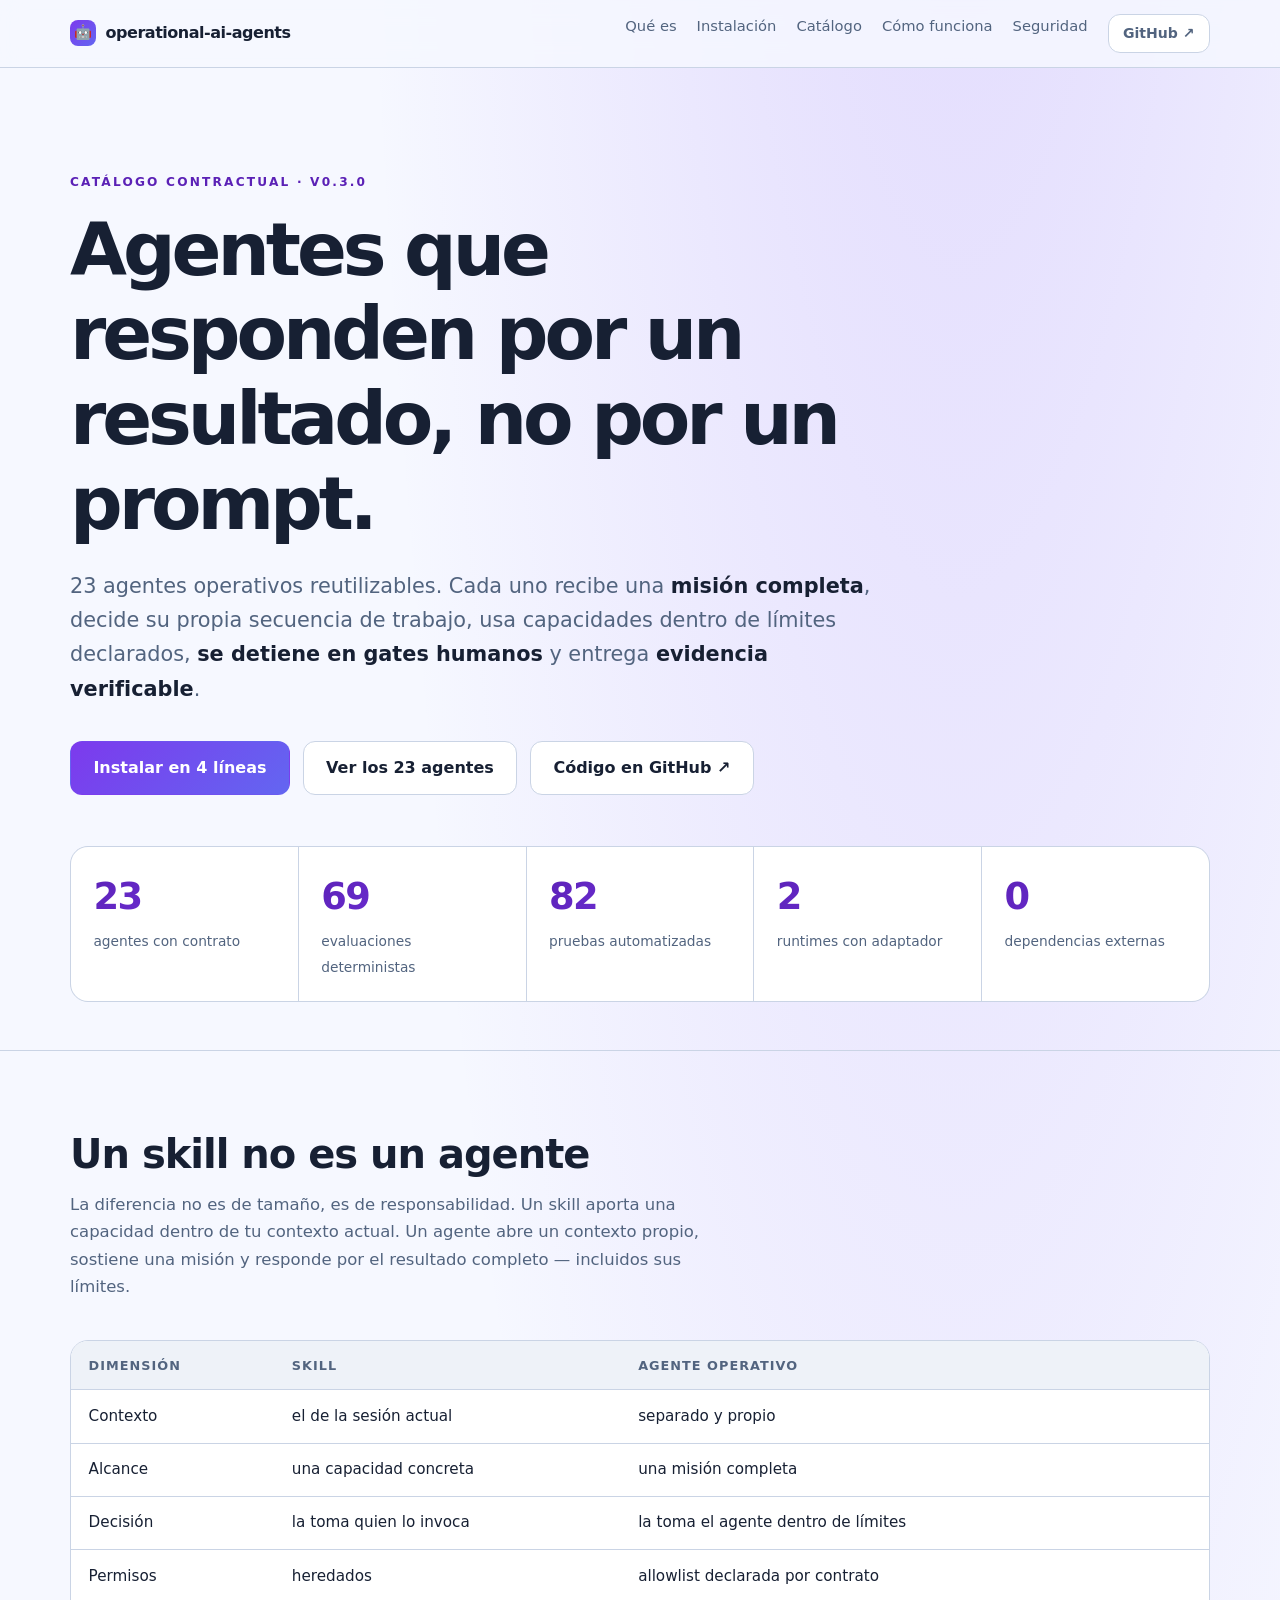
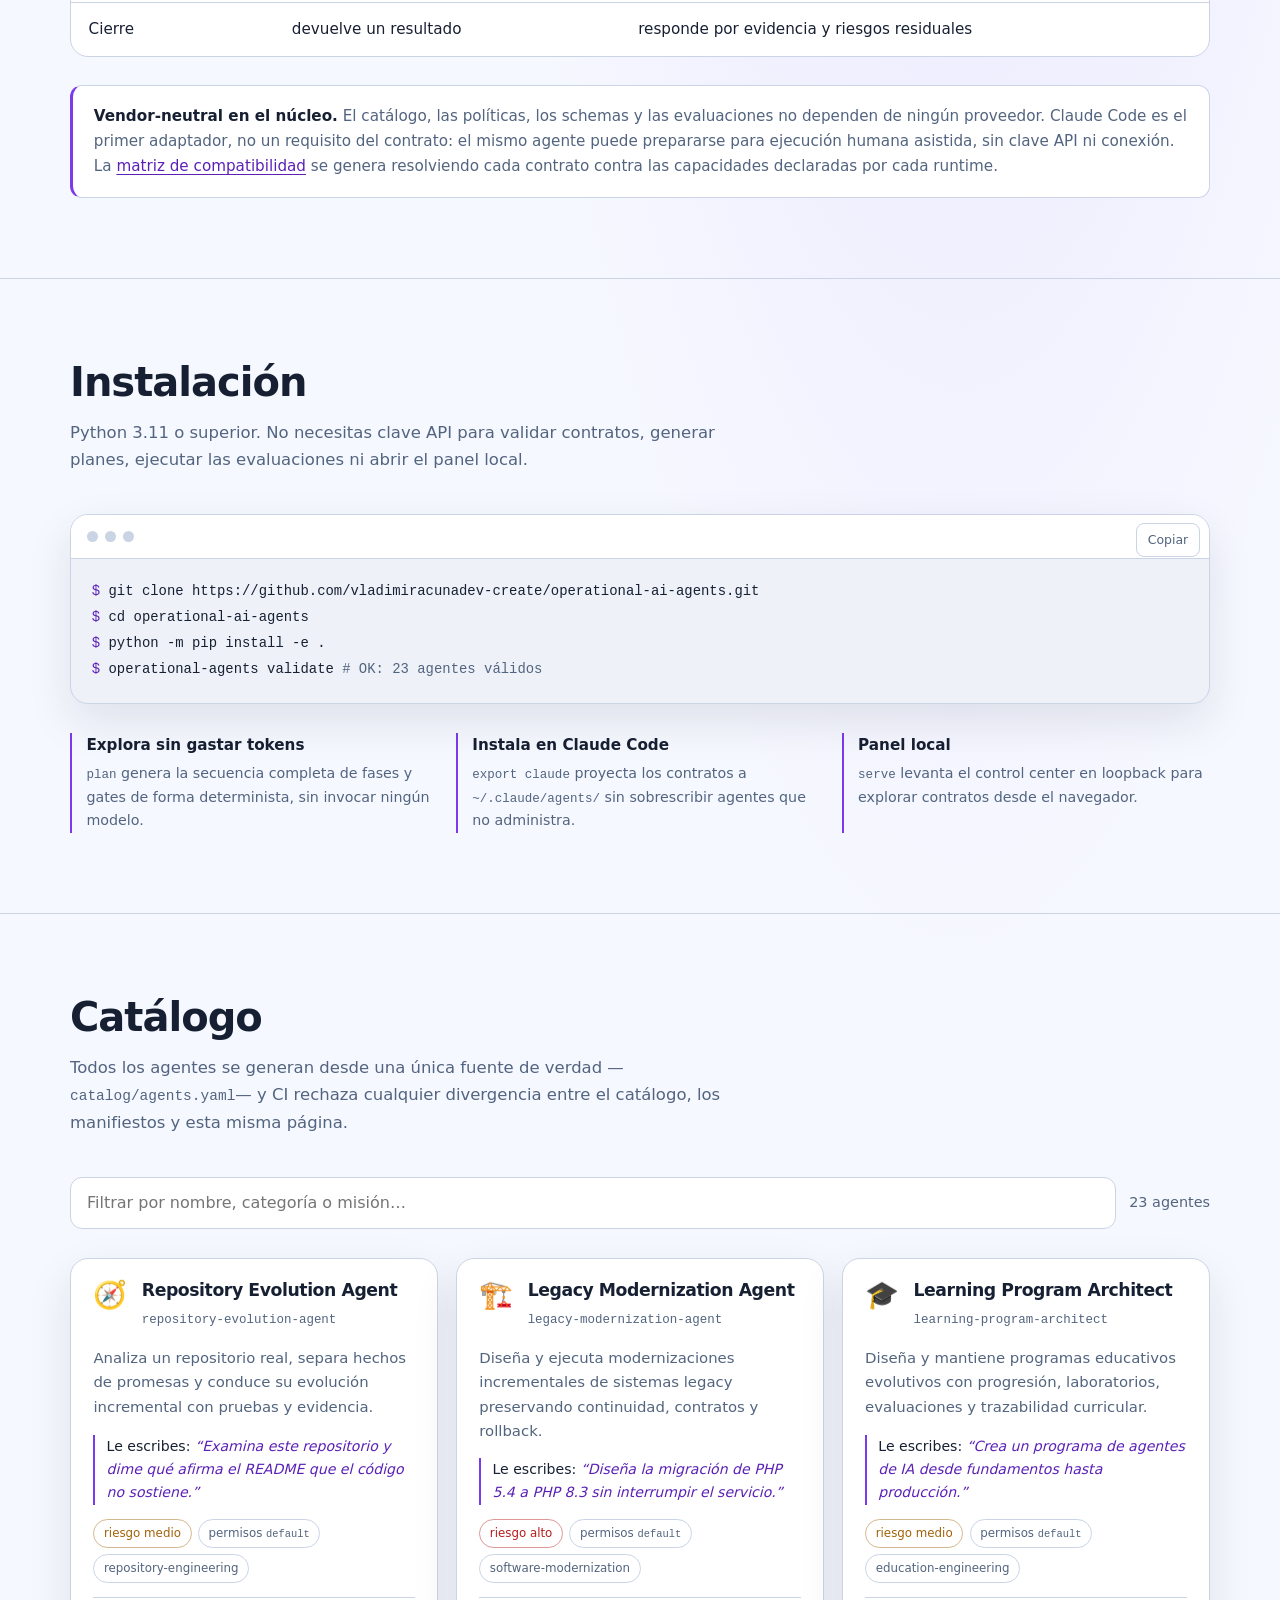
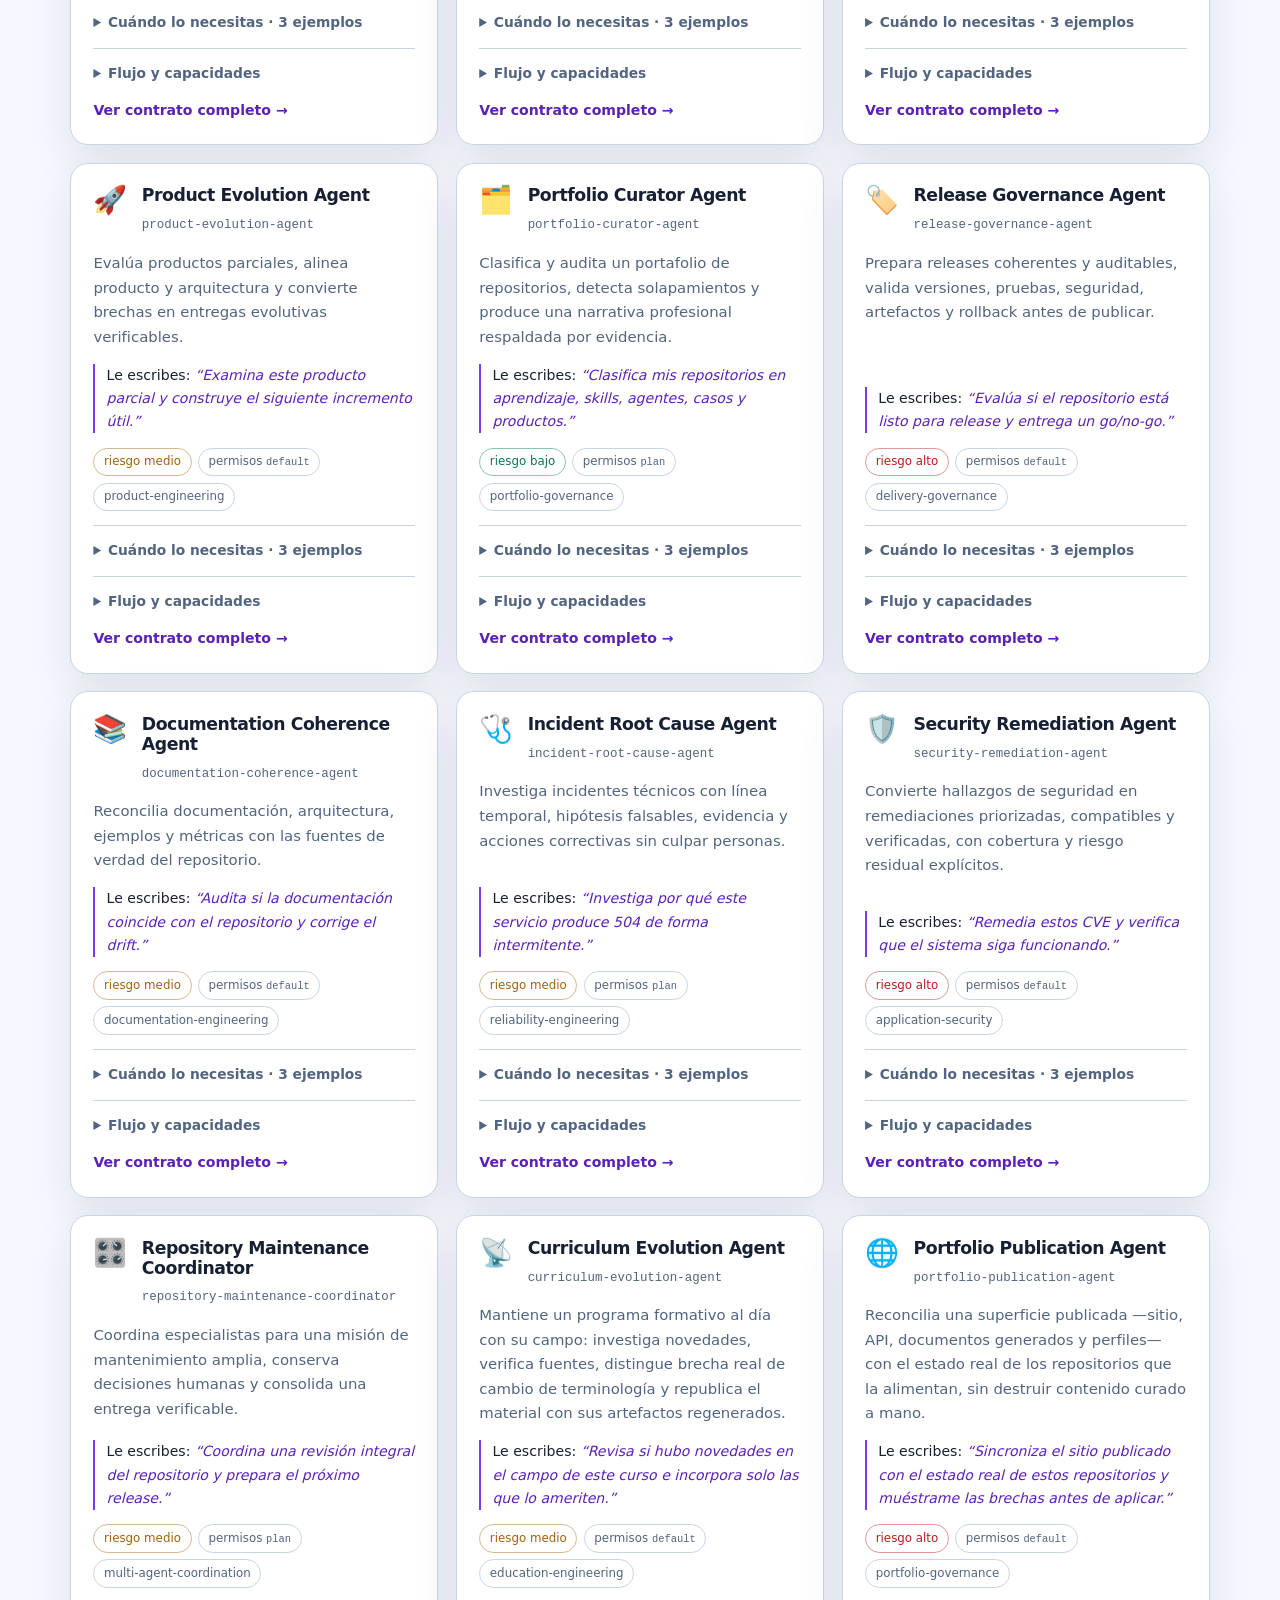
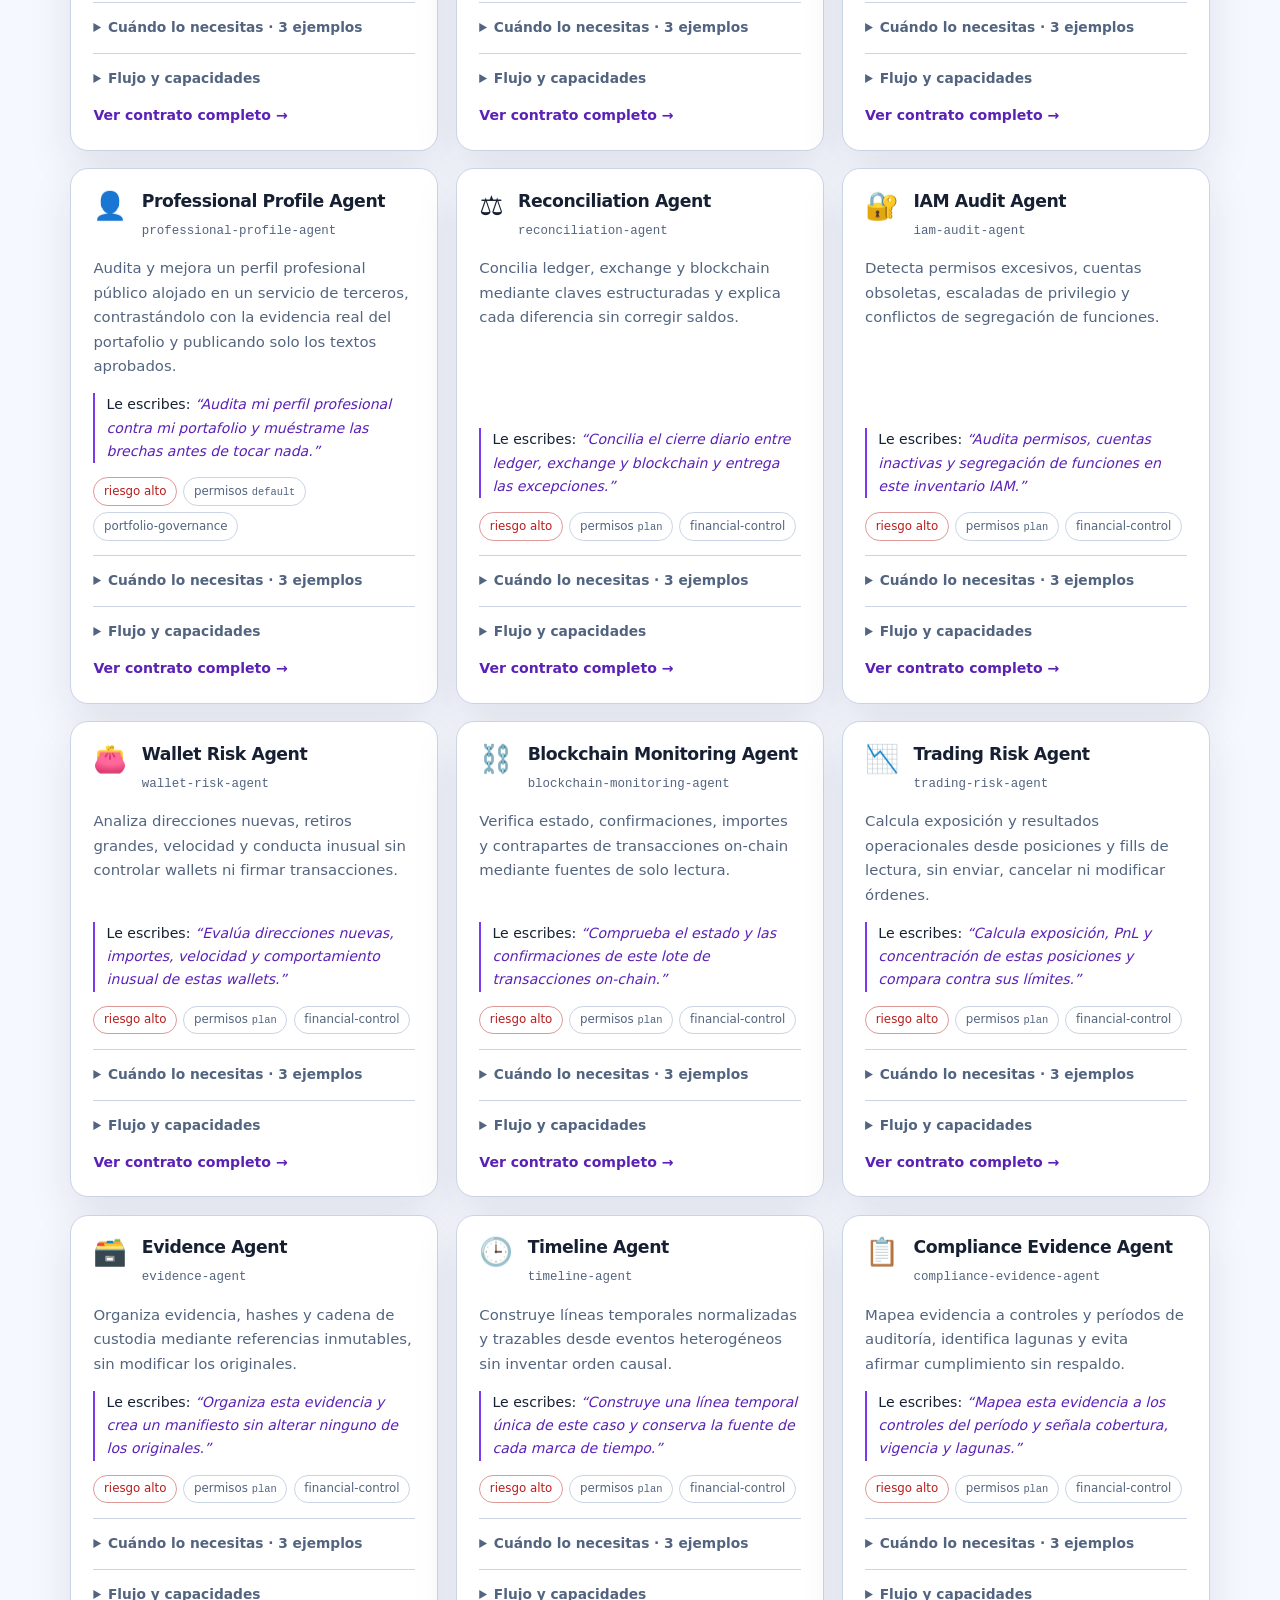
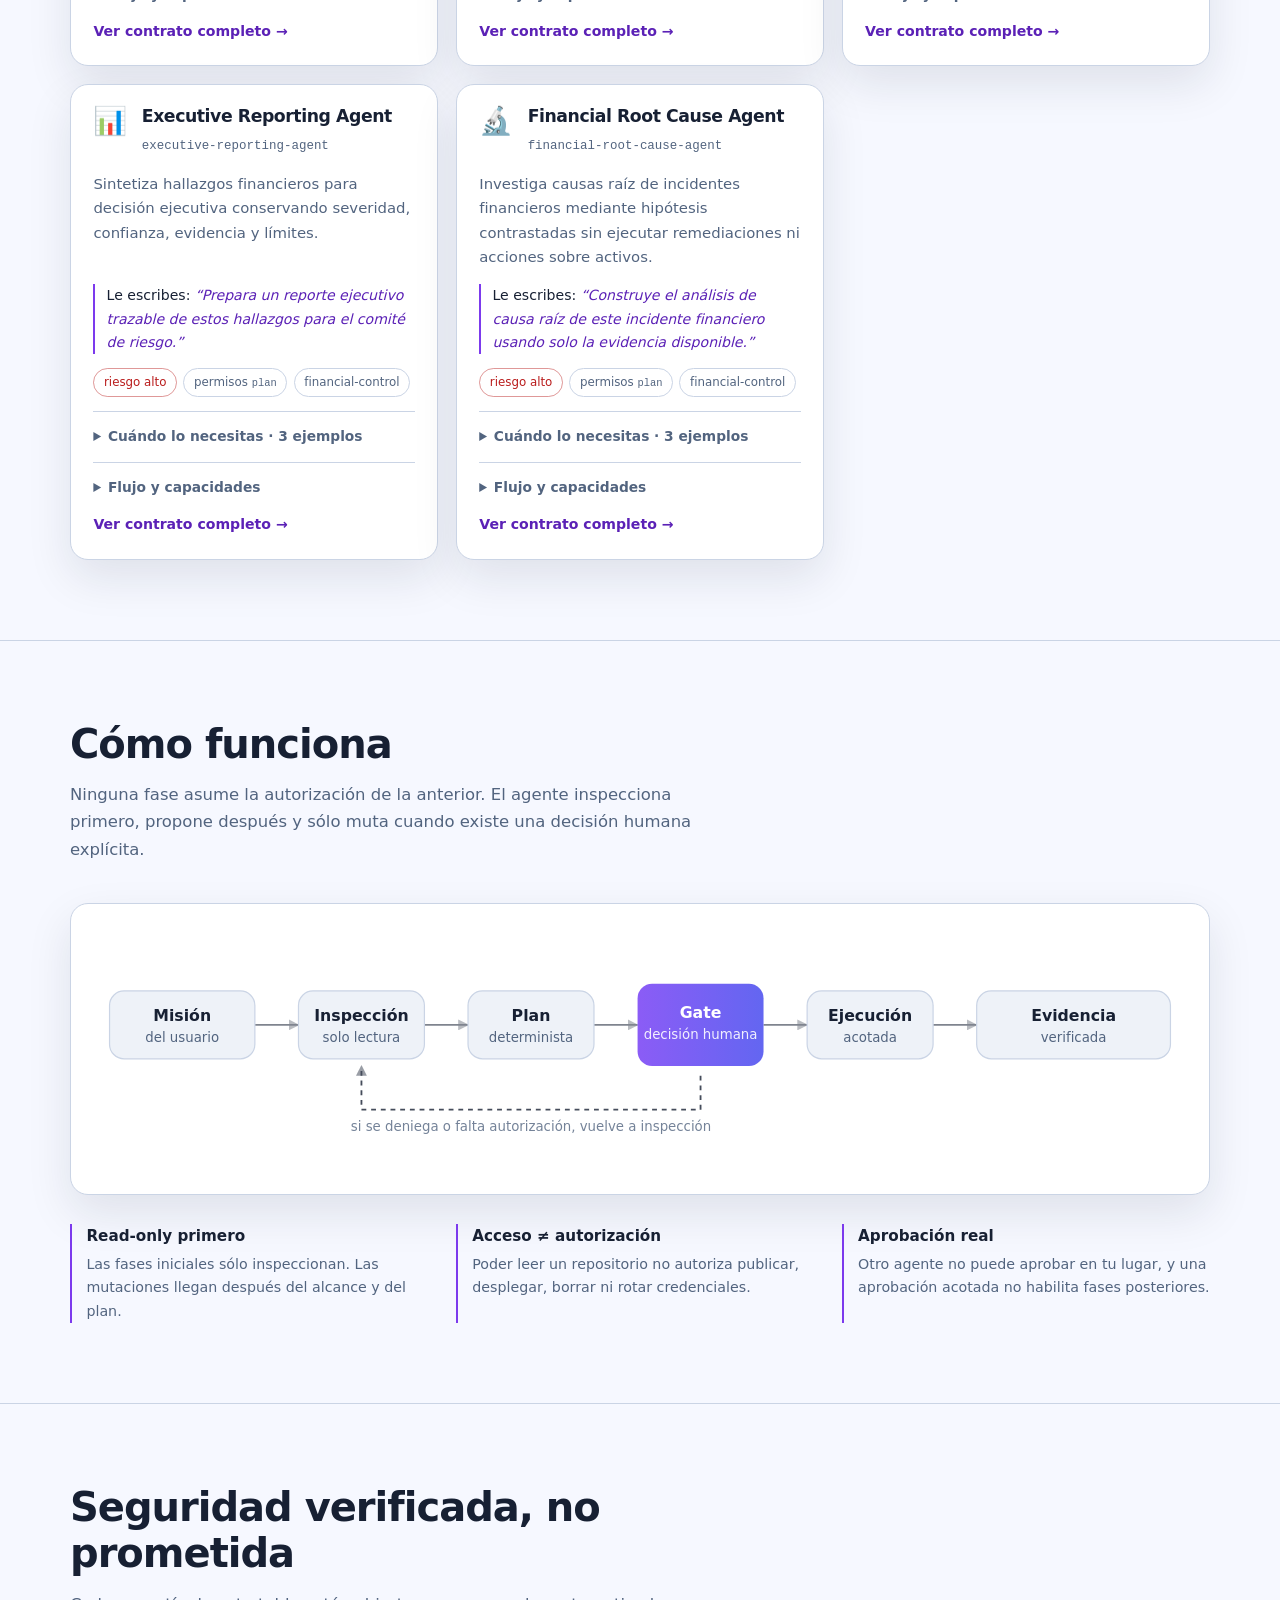
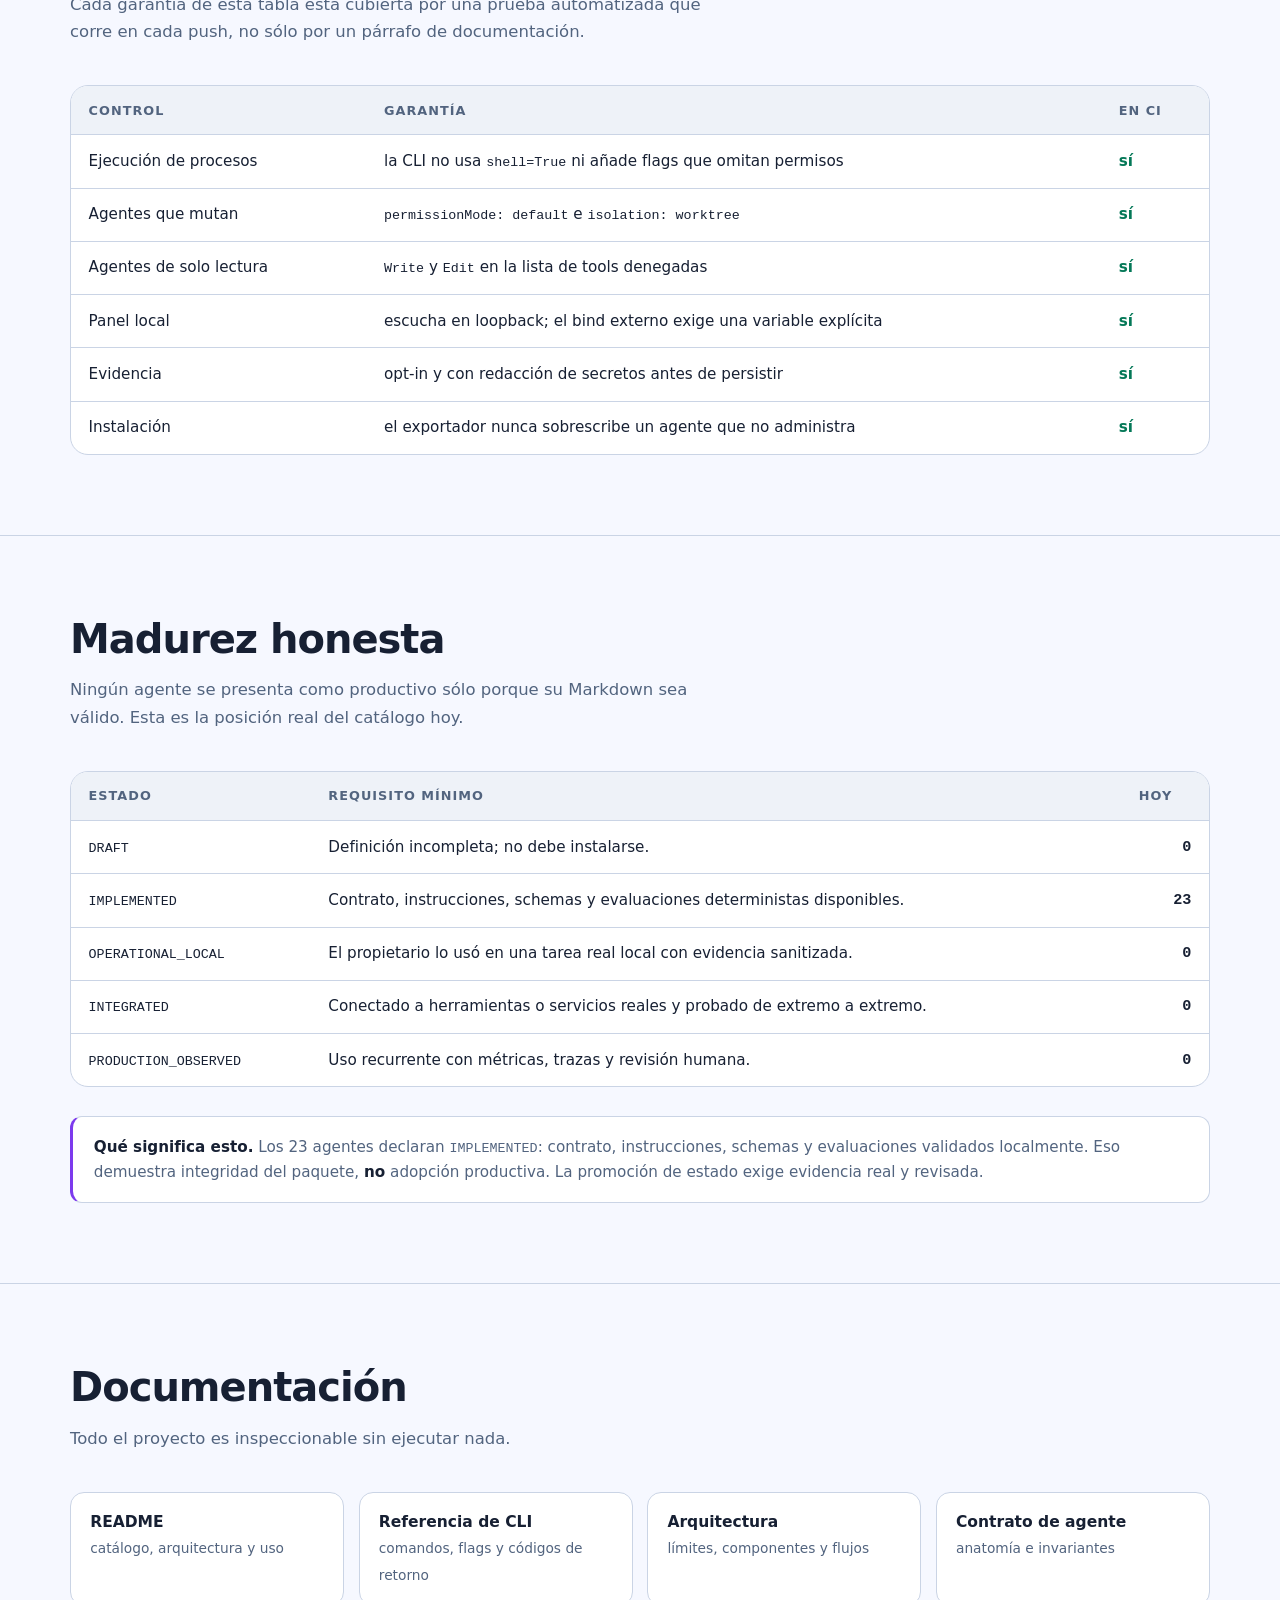
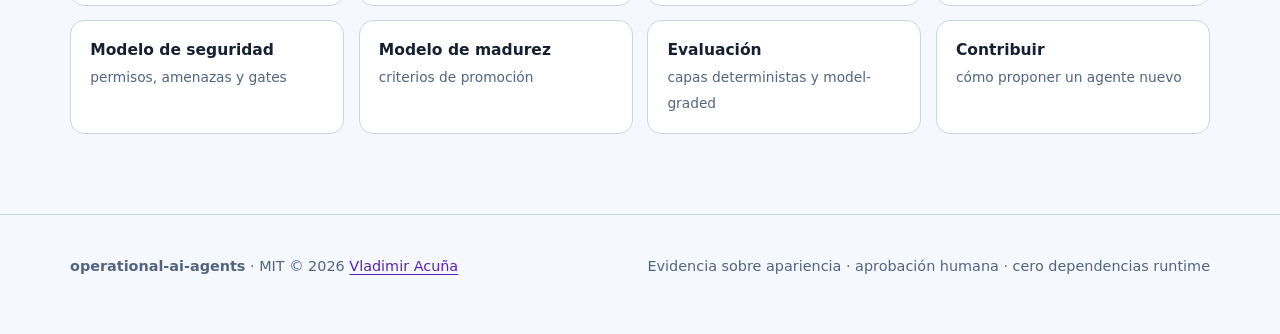
<file: site/index.html>
<!doctype html>
<html lang="es">
<head>
<meta charset="utf-8">
<meta name="viewport" content="width=device-width,initial-scale=1">
<meta name="color-scheme" content="dark light">
<title>Operational AI Agents · agentes operativos con evidencia verificable</title>
<meta name="description" content="Colección de 23 agentes operativos reutilizables: reciben una misión completa, respetan gates humanos y entregan evidencia verificable. Contratos versionados y adaptador para Claude Code.">
<link rel="canonical" href="https://vladimiracunadev-create.github.io/operational-ai-agents/">
<link rel="icon" href="data:image/svg+xml,%3Csvg xmlns='http://www.w3.org/2000/svg' viewBox='0 0 32 32'%3E%3Crect width='32' height='32' rx='8' fill='%238b5cf6'/%3E%3Crect x='8' y='11' width='16' height='12' rx='3' fill='%23fff'/%3E%3Ccircle cx='13' cy='17' r='1.8' fill='%238b5cf6'/%3E%3Ccircle cx='19' cy='17' r='1.8' fill='%238b5cf6'/%3E%3Crect x='15' y='6' width='2' height='5' rx='1' fill='%23fff'/%3E%3C/svg%3E">
<meta property="og:type" content="website">
<meta property="og:title" content="Operational AI Agents">
<meta property="og:description" content="23 agentes operativos que reciben una misión completa, respetan gates humanos y entregan evidencia verificable.">
<meta property="og:url" content="https://vladimiracunadev-create.github.io/operational-ai-agents/">
<meta name="twitter:card" content="summary_large_image">
<!-- Página generada por `operational-agents sync` desde catalog/agents.yaml. No editar a mano. -->
<style>
*,*::before,*::after{box-sizing:border-box}
:root{
  --bg:#07101f; --bg-soft:#0b1527; --panel:#111c31; --line:#2a3c5c;
  --text:#e8ecf5; --muted:#9badc8; --accent:#8b5cf6; --accent-soft:#c4b5fd;
  --ok:#34d399; --warn:#fbbf24; --danger:#f87171;
  --radius:18px; --shadow:0 20px 55px rgba(0,0,0,.28);
  --font:Inter,ui-sans-serif,system-ui,-apple-system,"Segoe UI",Roboto,sans-serif;
  --mono:ui-monospace,SFMono-Regular,"SF Mono",Menlo,Consolas,monospace;
}
@media (prefers-color-scheme:light){
  :root{
    --bg:#f6f8ff; --bg-soft:#eef2f8; --panel:#fff; --line:#cad4e5;
    --text:#172033; --muted:#52647f; --accent:#7c3aed; --accent-soft:#5b21b6;
    --ok:#047857; --warn:#a16207; --danger:#b91c1c;
    --shadow:0 18px 45px rgba(23,32,51,.10);
  }
}
html{scroll-behavior:smooth}
body{
  margin:0; font-family:var(--font); color:var(--text); line-height:1.65;
  background:radial-gradient(ellipse 80% 60% at 75% -10%,rgba(139,92,246,.22),transparent 60%),var(--bg);
  -webkit-font-smoothing:antialiased;
}
.wrap{width:min(1140px,92vw);margin-inline:auto}
a{color:var(--accent-soft);text-decoration-thickness:1px;text-underline-offset:3px}
code{font-family:var(--mono);font-size:.88em}
h1,h2,h3{line-height:1.15;letter-spacing:-.025em;margin:0}
:focus-visible{outline:2px solid var(--accent);outline-offset:3px;border-radius:6px}
.skip{position:absolute;left:-9999px}
.skip:focus{left:1rem;top:1rem;z-index:99;background:var(--panel);padding:.7rem 1rem;border-radius:10px;border:1px solid var(--line)}

/* ---------- nav ---------- */
.nav{position:sticky;top:0;z-index:20;backdrop-filter:blur(12px);
  background:color-mix(in srgb,var(--bg) 82%,transparent);border-bottom:1px solid var(--line)}
.nav__in{display:flex;align-items:center;gap:1.5rem;padding:.85rem 0}
.nav__brand{display:flex;align-items:center;gap:.6rem;font-weight:800;letter-spacing:-.03em;color:var(--text);text-decoration:none}
.nav__dot{width:26px;height:26px;border-radius:8px;background:linear-gradient(135deg,var(--accent),#6366f1);
  display:grid;place-items:center;font-size:.9rem}
.nav__links{display:flex;gap:1.25rem;margin-left:auto;font-size:.92rem;flex-wrap:wrap}
.nav__links a{color:var(--muted);text-decoration:none}
.nav__links a:hover{color:var(--text)}
@media(max-width:720px){.nav__links a:not(.btn--sm){display:none}}

/* ---------- hero ---------- */
.hero{padding:clamp(3rem,9vw,6.5rem) 0 3rem}
.eyebrow{color:var(--accent-soft);font-weight:800;letter-spacing:.18em;font-size:.76rem;text-transform:uppercase;margin:0 0 1rem}
.hero h1{font-size:clamp(2.4rem,6.5vw,4.6rem);font-weight:850;letter-spacing:-.055em;max-width:16ch}
.hero__lead{font-size:clamp(1.05rem,2.2vw,1.3rem);color:var(--muted);max-width:62ch;margin:1.4rem 0 0}
.hero__lead strong{color:var(--text);font-weight:650}
.cta{display:flex;gap:.8rem;flex-wrap:wrap;margin:2.2rem 0 0}
.btn{display:inline-flex;align-items:center;gap:.5rem;padding:.8rem 1.4rem;border-radius:12px;
  font-weight:700;text-decoration:none;border:1px solid transparent;transition:transform .15s,filter .15s}
.btn:hover{transform:translateY(-2px)}
.btn--primary{background:linear-gradient(135deg,var(--accent),#6366f1);color:#fff}
.btn--ghost{border-color:var(--line);color:var(--text);background:var(--panel)}
.btn--sm{padding:.45rem .9rem;font-size:.88rem}
.stats{display:grid;grid-template-columns:repeat(auto-fit,minmax(140px,1fr));gap:1px;margin:3.2rem 0 0;
  background:var(--line);border:1px solid var(--line);border-radius:var(--radius);overflow:hidden}
.stat{background:var(--panel);padding:1.25rem 1.4rem}
.stat b{display:block;font-size:clamp(1.7rem,4vw,2.3rem);font-weight:850;letter-spacing:-.04em;
  background:linear-gradient(135deg,var(--accent-soft),var(--accent));-webkit-background-clip:text;background-clip:text;color:transparent}
.stat span{color:var(--muted);font-size:.86rem}

/* ---------- secciones ---------- */
section{padding:clamp(3rem,7vw,5rem) 0;scroll-margin-top:70px}
.sec-head{max-width:64ch;margin:0 0 2.5rem}
.sec-head h2{font-size:clamp(1.7rem,3.6vw,2.5rem);font-weight:800}
.sec-head p{color:var(--muted);margin:.9rem 0 0;font-size:1.03rem}
.rule{border:0;border-top:1px solid var(--line);margin:0}

/* ---------- terminal ---------- */
.term{border:1px solid var(--line);border-radius:var(--radius);overflow:hidden;background:var(--bg-soft);box-shadow:var(--shadow)}
.term__bar{display:flex;align-items:center;gap:.45rem;padding:.7rem 1rem;border-bottom:1px solid var(--line);background:var(--panel)}
.term__bar i{width:11px;height:11px;border-radius:50%;background:var(--line)}
.term__bar span{margin-left:auto;color:var(--muted);font-size:.78rem;font-family:var(--mono)}
.term pre{margin:0;padding:1.3rem;overflow-x:auto;font-family:var(--mono);font-size:.87rem;line-height:1.85}
.term .p{color:var(--accent-soft);user-select:none}
.term .c{color:var(--muted)}
.copy{position:absolute;top:.6rem;right:.6rem}
.term-wrap{position:relative}
.copy button{font:inherit;font-size:.78rem;padding:.35rem .7rem;border-radius:8px;cursor:pointer;
  border:1px solid var(--line);background:var(--panel);color:var(--muted)}
.copy button:hover{color:var(--text)}

/* ---------- comparativa ---------- */
.table-wrap{overflow-x:auto;border:1px solid var(--line);border-radius:var(--radius);background:var(--panel)}
table{border-collapse:collapse;width:100%;min-width:560px}
th,td{text-align:left;padding:.85rem 1.1rem;border-bottom:1px solid var(--line);font-size:.95rem}
thead th{background:var(--bg-soft);font-size:.8rem;text-transform:uppercase;letter-spacing:.08em;color:var(--muted)}
tbody tr:last-child td{border-bottom:0}
td.num{text-align:right;font-family:var(--mono);font-weight:700}
.yes{color:var(--ok);font-weight:700}

/* ---------- catálogo ---------- */
.filter{display:flex;gap:.8rem;align-items:center;flex-wrap:wrap;margin:0 0 1.8rem}
.filter input{font:inherit;flex:1;min-width:240px;padding:.75rem 1rem;border-radius:12px;
  border:1px solid var(--line);background:var(--panel);color:var(--text)}
.filter output{color:var(--muted);font-size:.9rem}
.grid{display:grid;grid-template-columns:repeat(auto-fill,minmax(330px,1fr));gap:1.1rem}
.card{border:1px solid var(--line);border-radius:var(--radius);padding:1.4rem;background:var(--panel);
  box-shadow:var(--shadow);display:flex;flex-direction:column;gap:.9rem;transition:transform .18s,border-color .18s}
.card:hover{transform:translateY(-3px);border-color:var(--accent)}
.card[hidden]{display:none}
.card__head{display:flex;gap:.9rem;align-items:flex-start}
.card__icon{font-size:1.7rem;line-height:1}
.card h3{font-size:1.08rem;font-weight:750}
.card__id{margin:.25rem 0 0}
.card__id code{color:var(--muted);font-size:.78rem}
.card__mission{margin:0;color:var(--muted);font-size:.93rem;flex:1}
.card__ask{margin:0;font-size:.88rem;color:var(--text);border-left:2px solid var(--accent);padding-left:.7rem}
.card__ask q{color:var(--accent-soft);font-style:italic}
.scn{list-style:none;margin:.6rem 0 0;padding:0;display:grid;gap:.85rem}
.scn li{display:grid;gap:.2rem;font-size:.85rem}
.scn b{color:var(--text);font-size:.88rem}
.scn__sit{color:var(--muted)}
.scn__ask{color:var(--accent-soft);font-style:italic}
.scn__get{color:var(--muted)}
.chips{display:flex;flex-wrap:wrap;gap:.4rem;list-style:none;padding:0;margin:0}
.chip{font-size:.74rem;padding:.22rem .6rem;border-radius:999px;border:1px solid var(--line);color:var(--muted)}
.chip code{color:inherit}
.chip--risk-low{color:var(--ok);border-color:color-mix(in srgb,var(--ok) 45%,transparent)}
.chip--risk-medium{color:var(--warn);border-color:color-mix(in srgb,var(--warn) 45%,transparent)}
.chip--risk-high{color:var(--danger);border-color:color-mix(in srgb,var(--danger) 45%,transparent)}
details{border-top:1px solid var(--line);padding-top:.8rem}
summary{cursor:pointer;font-size:.86rem;color:var(--muted);font-weight:600}
summary:hover{color:var(--text)}
.detail-title{font-size:.72rem;text-transform:uppercase;letter-spacing:.09em;color:var(--muted);margin:.9rem 0 .35rem}
.phases{margin:0;padding-left:1.2rem;font-size:.85rem;color:var(--muted);columns:2;gap:1rem}
.gates{margin:0;padding-left:1.2rem;font-size:.85rem;color:var(--muted)}
.tools{margin:0;display:flex;flex-wrap:wrap;gap:.3rem}
.tools code{font-size:.75rem;padding:.15rem .45rem;border-radius:6px;background:var(--bg-soft);border:1px solid var(--line)}
.card__link{font-size:.88rem;font-weight:650;text-decoration:none;margin-top:auto}
.card__link:hover{text-decoration:underline}

/* ---------- flujo ---------- */
.flow{border:1px solid var(--line);border-radius:var(--radius);background:var(--panel);padding:1.5rem;overflow-x:auto;box-shadow:var(--shadow)}
.flow svg{display:block;width:100%;min-width:640px;height:auto}
.flow-legend{display:grid;grid-template-columns:repeat(auto-fit,minmax(230px,1fr));gap:1.1rem;margin:1.8rem 0 0}
.flow-legend div{border-left:2px solid var(--accent);padding-left:.9rem}
.flow-legend b{display:block;font-size:.95rem}
.flow-legend p{margin:.25rem 0 0;color:var(--muted);font-size:.89rem}

/* ---------- notas ---------- */
.note{border:1px solid var(--line);border-left:3px solid var(--accent);border-radius:12px;
  background:var(--panel);padding:1.1rem 1.3rem;margin:1.8rem 0 0;color:var(--muted);font-size:.95rem}
.note b{color:var(--text)}

/* ---------- docs ---------- */
.links{display:grid;grid-template-columns:repeat(auto-fill,minmax(255px,1fr));gap:.9rem}
.links a{display:block;border:1px solid var(--line);border-radius:14px;padding:1.05rem 1.2rem;
  background:var(--panel);text-decoration:none;color:var(--text);transition:border-color .18s,transform .18s}
.links a:hover{border-color:var(--accent);transform:translateY(-2px)}
.links b{display:block;font-size:.97rem}
.links span{color:var(--muted);font-size:.86rem}

/* ---------- footer ---------- */
footer{border-top:1px solid var(--line);padding:2.5rem 0 3.5rem;color:var(--muted);font-size:.9rem}
.foot{display:flex;justify-content:space-between;gap:1.5rem;flex-wrap:wrap;align-items:center}
@media (prefers-reduced-motion:reduce){*{transition:none!important;scroll-behavior:auto!important}}
</style>
</head>
<body>
<a class="skip" href="#catalogo">Saltar al catálogo</a>

<nav class="nav">
  <div class="wrap nav__in">
    <a class="nav__brand" href="#top"><span class="nav__dot" aria-hidden="true">🤖</span> operational-ai-agents</a>
    <div class="nav__links">
      <a href="#que-es">Qué es</a>
      <a href="#instalacion">Instalación</a>
      <a href="#catalogo">Catálogo</a>
      <a href="#como-funciona">Cómo funciona</a>
      <a href="#seguridad">Seguridad</a>
      <a class="btn btn--ghost btn--sm" href="https://github.com/vladimiracunadev-create/operational-ai-agents">GitHub ↗</a>
    </div>
  </div>
</nav>

<header class="hero wrap" id="top">
  <p class="eyebrow">Catálogo contractual · v0.3.0</p>
  <h1>Agentes que responden por un resultado, no por un prompt.</h1>
  <p class="hero__lead">
    23 agentes operativos reutilizables. Cada uno recibe una <strong>misión completa</strong>,
    decide su propia secuencia de trabajo, usa capacidades dentro de límites declarados,
    <strong>se detiene en gates humanos</strong> y entrega <strong>evidencia verificable</strong>.
  </p>
  <div class="cta">
    <a class="btn btn--primary" href="#instalacion">Instalar en 4 líneas</a>
    <a class="btn btn--ghost" href="#catalogo">Ver los 23 agentes</a>
    <a class="btn btn--ghost" href="https://github.com/vladimiracunadev-create/operational-ai-agents">Código en GitHub ↗</a>
  </div>
  <div class="stats">
    <div class="stat"><b>23</b><span>agentes con contrato</span></div>
    <div class="stat"><b>69</b><span>evaluaciones deterministas</span></div>
    <div class="stat"><b>82</b><span>pruebas automatizadas</span></div>
    <div class="stat"><b>2</b><span>runtimes con adaptador</span></div>
    <div class="stat"><b>0</b><span>dependencias externas</span></div>
  </div>
</header>

<hr class="rule">

<section id="que-es" class="wrap">
  <div class="sec-head">
    <h2>Un skill no es un agente</h2>
    <p>
      La diferencia no es de tamaño, es de responsabilidad. Un skill aporta una capacidad dentro
      de tu contexto actual. Un agente abre un contexto propio, sostiene una misión y responde
      por el resultado completo — incluidos sus límites.
    </p>
  </div>
  <div class="table-wrap">
    <table>
      <thead><tr><th>Dimensión</th><th>Skill</th><th>Agente operativo</th></tr></thead>
      <tbody>
        <tr><td>Contexto</td><td>el de la sesión actual</td><td>separado y propio</td></tr>
        <tr><td>Alcance</td><td>una capacidad concreta</td><td>una misión completa</td></tr>
        <tr><td>Decisión</td><td>la toma quien lo invoca</td><td>la toma el agente dentro de límites</td></tr>
        <tr><td>Permisos</td><td>heredados</td><td>allowlist declarada por contrato</td></tr>
        <tr><td>Cierre</td><td>devuelve un resultado</td><td>responde por evidencia y riesgos residuales</td></tr>
      </tbody>
    </table>
  </div>
  <p class="note">
    <b>Vendor-neutral en el núcleo.</b> El catálogo, las políticas, los schemas y las evaluaciones
    no dependen de ningún proveedor. Claude Code es el primer adaptador, no un requisito del contrato:
    el mismo agente puede prepararse para ejecución humana asistida, sin clave API ni conexión.
    La <a href="https://github.com/vladimiracunadev-create/operational-ai-agents/blob/main/docs/COMPATIBILITY_MATRIX.md">matriz de compatibilidad</a> se genera
    resolviendo cada contrato contra las capacidades declaradas por cada runtime.
  </p>
</section>

<hr class="rule">

<section id="instalacion" class="wrap">
  <div class="sec-head">
    <h2>Instalación</h2>
    <p>Python 3.11 o superior. No necesitas clave API para validar contratos, generar planes,
       ejecutar las evaluaciones ni abrir el panel local.</p>
  </div>
  <div class="term-wrap">
    <div class="copy"><button type="button" id="copy-install">Copiar</button></div>
    <div class="term">
      <div class="term__bar"><i></i><i></i><i></i><span>bash</span></div>
<pre id="install-code"><span class="p">$</span> git clone https://github.com/vladimiracunadev-create/operational-ai-agents.git
<span class="p">$</span> cd operational-ai-agents
<span class="p">$</span> python -m pip install -e .
<span class="p">$</span> operational-agents validate <span class="c"># OK: 23 agentes válidos</span></pre>
    </div>
  </div>
  <div class="flow-legend">
    <div><b>Explora sin gastar tokens</b><p><code>plan</code> genera la secuencia completa de fases y gates de forma determinista, sin invocar ningún modelo.</p></div>
    <div><b>Instala en Claude Code</b><p><code>export claude</code> proyecta los contratos a <code>~/.claude/agents/</code> sin sobrescribir agentes que no administra.</p></div>
    <div><b>Panel local</b><p><code>serve</code> levanta el control center en loopback para explorar contratos desde el navegador.</p></div>
  </div>
</section>

<hr class="rule">

<section id="catalogo" class="wrap">
  <div class="sec-head">
    <h2>Catálogo</h2>
    <p>Todos los agentes se generan desde una única fuente de verdad —<code>catalog/agents.yaml</code>—
       y CI rechaza cualquier divergencia entre el catálogo, los manifiestos y esta misma página.</p>
  </div>
  <div class="filter">
    <label class="skip" for="q">Filtrar agentes</label>
    <input id="q" type="search" placeholder="Filtrar por nombre, categoría o misión…" autocomplete="off">
    <output id="count" for="q">23 agentes</output>
  </div>
  <div class="grid" id="grid">
        <article class="card" data-search="repository evolution agent repository-evolution-agent repository-engineering analiza un repositorio real, separa hechos de promesas y conduce su evolución incremental con pruebas y evidencia. el readme promete más de lo que el código hace `pagos-api` — 3.400 líneas de python, 12 tests, sin releases publicados. el readme anuncia autenticación oauth2, rate limiting y webhooks. nadie ha comprobado esas tres afirmaciones en ocho meses. examina este repositorio y dime qué afirma el readme que el código no sostiene. quieres mejorarlo y no sabes por dónde empezar un proyecto propio que funciona: api en flask con 6 endpoints, sin ci, sin pruebas de integración y con tres `todo` de hace un año. quieres avanzarlo sin romperlo. completa lo que falta en este repositorio sin romper lo que ya funciona. vas a enseñarlo mañana y no quieres sorpresas muestras el repositorio en una entrevista técnica. tiene un badge de cobertura, una sección «arquitectura» con diagrama y un roadmap con seis puntos marcados como hechos. antes de enseñar este repositorio, comprueba que todo lo que afirma se sostiene.">
          <header class="card__head">
            <span class="card__icon" aria-hidden="true">🧭</span>
            <div>
              <h3>Repository Evolution Agent</h3>
              <p class="card__id"><code>repository-evolution-agent</code></p>
            </div>
          </header>
          <p class="card__mission">Analiza un repositorio real, separa hechos de promesas y conduce su evolución incremental con pruebas y evidencia.</p>
          <p class="card__ask">Le escribes: <q>Examina este repositorio y dime qué afirma el README que el código no sostiene.</q></p>
          <ul class="chips">
            <li class="chip chip--risk-medium">riesgo medio</li>
            <li class="chip">permisos <code>default</code></li>
            <li class="chip">repository-engineering</li>
          </ul>
          <details>
            <summary>Cuándo lo necesitas · 3 ejemplos</summary>
            <ul class="scn"><li><b>El README promete más de lo que el código hace</b><span class="scn__sit">`pagos-api` — 3.400 líneas de Python, 12 tests, sin releases publicados. El README anuncia autenticación OAuth2, rate limiting y webhooks. Nadie ha comprobado esas tres afirmaciones en ocho meses.</span><span class="scn__ask">«Examina este repositorio y dime qué afirma el README que el código no sostiene.»</span><span class="scn__get">→ `PARTIAL` — 3 afirmaciones revisadas, 1 se sostiene entera. No modifica nada: el plan de corrección espera tu decisión.</span></li><li><b>Quieres mejorarlo y no sabes por dónde empezar</b><span class="scn__sit">Un proyecto propio que funciona: API en Flask con 6 endpoints, sin CI, sin pruebas de integración y con tres `TODO` de hace un año. Quieres avanzarlo sin romperlo.</span><span class="scn__ask">«Completa lo que falta en este repositorio sin romper lo que ya funciona.»</span><span class="scn__get">→ `BLOCKED` a propósito, esperando tu decisión. Ejecuta solo los pasos que apruebes, uno a uno, dejando verde lo que ya lo estaba.</span></li><li><b>Vas a enseñarlo mañana y no quieres sorpresas</b><span class="scn__sit">Muestras el repositorio en una entrevista técnica. Tiene un badge de cobertura, una sección «Arquitectura» con diagrama y un roadmap con seis puntos marcados como hechos.</span><span class="scn__ask">«Antes de enseñar este repositorio, comprueba que todo lo que afirma se sostiene.»</span><span class="scn__get">→ `COMPLETED` — 3 hallazgos, ninguno corregido todavía: tocar tu repositorio exige tu OK explícito.</span></li></ul>
          </details>
          <details>
            <summary>Flujo y capacidades</summary>
            <p class="detail-title">Fases</p>
            <ol class="phases"><li>scope</li><li>inventory</li><li>truth map</li><li>gap analysis</li><li>plan</li><li>approval</li><li>implementation</li><li>verification</li><li>handoff</li></ol>
            <p class="detail-title">Tools</p>
            <p class="tools"><code>Read</code><code>Glob</code><code>Grep</code><code>Bash</code><code>Edit</code><code>Write</code><code>Skill</code></p>
            <p class="detail-title">Se detiene y pregunta antes de</p>
            <ul class="gates"><li>scope_expansion</li><li>destructive_change</li><li>external_publish</li><li>credential_or_paid_service</li></ul>
          </details>
          <a class="card__link" href="https://github.com/vladimiracunadev-create/operational-ai-agents/blob/main/agents/repository-evolution-agent/README.md">
            Ver contrato completo <span aria-hidden="true">→</span>
          </a>
        </article>
        <article class="card" data-search="legacy modernization agent legacy-modernization-agent software-modernization diseña y ejecuta modernizaciones incrementales de sistemas legacy preservando continuidad, contratos y rollback. una versión del lenguaje que ya nadie soporta erp interno en php 5.4 sobre apache: 180.000 líneas, 40 personas usándolo cada día, cero pruebas automatizadas. la versión dejó de recibir parches hace años y auditoría dio 90 días de plazo. diseña la migración de php 5.4 a php 8.3 sin interrumpir el servicio. cambiar el motor de datos sin romper a quien lo consume tres aplicaciones leen directamente 12 tablas de sql server. quieres mover la lógica a una api, pero dos de ellas las mantiene otro equipo y no puedes coordinar un corte simultáneo. moderniza el acceso a sql server manteniendo compatibilidad durante la transición. nadie se atreve a tocar ese módulo `calculo_comisiones.py`: 1.400 líneas, sin pruebas, con tres condicionales que nadie sabe explicar y de los que depende el cierre contable del mes. cambiarlo asusta más que dejarlo como está. cubre este módulo con pruebas de caracterización antes de que lo toquemos.">
          <header class="card__head">
            <span class="card__icon" aria-hidden="true">🏗️</span>
            <div>
              <h3>Legacy Modernization Agent</h3>
              <p class="card__id"><code>legacy-modernization-agent</code></p>
            </div>
          </header>
          <p class="card__mission">Diseña y ejecuta modernizaciones incrementales de sistemas legacy preservando continuidad, contratos y rollback.</p>
          <p class="card__ask">Le escribes: <q>Diseña la migración de PHP 5.4 a PHP 8.3 sin interrumpir el servicio.</q></p>
          <ul class="chips">
            <li class="chip chip--risk-high">riesgo alto</li>
            <li class="chip">permisos <code>default</code></li>
            <li class="chip">software-modernization</li>
          </ul>
          <details>
            <summary>Cuándo lo necesitas · 3 ejemplos</summary>
            <ul class="scn"><li><b>Una versión del lenguaje que ya nadie soporta</b><span class="scn__sit">ERP interno en PHP 5.4 sobre Apache: 180.000 líneas, 40 personas usándolo cada día, cero pruebas automatizadas. La versión dejó de recibir parches hace años y auditoría dio 90 días de plazo.</span><span class="scn__ask">«Diseña la migración de PHP 5.4 a PHP 8.3 sin interrumpir el servicio.»</span><span class="scn__get">→ `COMPLETED` en diseño — 0 líneas migradas todavía. Cada tramo pide su propia aprobación antes de ejecutarse.</span></li><li><b>Cambiar el motor de datos sin romper a quien lo consume</b><span class="scn__sit">Tres aplicaciones leen directamente 12 tablas de SQL Server. Quieres mover la lógica a una API, pero dos de ellas las mantiene otro equipo y no puedes coordinar un corte simultáneo.</span><span class="scn__ask">«Moderniza el acceso a SQL Server manteniendo compatibilidad durante la transición.»</span><span class="scn__get">→ `PARTIAL` — plan completo con un punto sin resolver que no depende de código, sino de una conversación entre equipos.</span></li><li><b>Nadie se atreve a tocar ese módulo</b><span class="scn__sit">`calculo_comisiones.py`: 1.400 líneas, sin pruebas, con tres condicionales que nadie sabe explicar y de los que depende el cierre contable del mes. Cambiarlo asusta más que dejarlo como está.</span><span class="scn__ask">«Cubre este módulo con pruebas de caracterización antes de que lo toquemos.»</span><span class="scn__get">→ `COMPLETED` — el módulo sigue haciendo exactamente lo mismo que antes. La diferencia es que ahora se puede tocar.</span></li></ul>
          </details>
          <details>
            <summary>Flujo y capacidades</summary>
            <p class="detail-title">Fases</p>
            <ol class="phases"><li>scope</li><li>system map</li><li>contract baseline</li><li>risk analysis</li><li>migration slices</li><li>approval</li><li>implementation</li><li>compatibility verification</li><li>rollback handoff</li></ol>
            <p class="detail-title">Tools</p>
            <p class="tools"><code>Read</code><code>Glob</code><code>Grep</code><code>Bash</code><code>Edit</code><code>Write</code><code>Skill</code></p>
            <p class="detail-title">Se detiene y pregunta antes de</p>
            <ul class="gates"><li>data_migration</li><li>contract_break</li><li>production_cutover</li><li>dependency_removal</li></ul>
          </details>
          <a class="card__link" href="https://github.com/vladimiracunadev-create/operational-ai-agents/blob/main/agents/legacy-modernization-agent/README.md">
            Ver contrato completo <span aria-hidden="true">→</span>
          </a>
        </article>
        <article class="card" data-search="learning program architect learning-program-architect education-engineering diseña y mantiene programas educativos evolutivos con progresión, laboratorios, evaluaciones y trazabilidad curricular. un dominio en la cabeza y ningún curso llevas años trabajando con agentes de ia y quieres convertirlo en un programa. tienes un índice de 8 módulos en un documento y nada más: ni una lección escrita, ni un laboratorio. crea un programa de agentes de ia desde fundamentos hasta producción. un curso que se lee bien pero no se practica un programa de 20 lecciones bien escritas sobre docker. quien lo sigue solo lee: no hay nada que ejecutar, ni forma de saber si aprendió, ni un proyecto final. amplía este curso con laboratorios reales, evaluaciones y capstones. saber qué falta antes de prometer fechas tienes medio programa construido y te piden un calendario. antes de comprometerte necesitas saber qué falta de verdad, sin ponerte a escribir todavía. revisa este programa y dime qué le falta para estar completo, sin escribir contenido todavía.">
          <header class="card__head">
            <span class="card__icon" aria-hidden="true">🎓</span>
            <div>
              <h3>Learning Program Architect</h3>
              <p class="card__id"><code>learning-program-architect</code></p>
            </div>
          </header>
          <p class="card__mission">Diseña y mantiene programas educativos evolutivos con progresión, laboratorios, evaluaciones y trazabilidad curricular.</p>
          <p class="card__ask">Le escribes: <q>Crea un programa de agentes de IA desde fundamentos hasta producción.</q></p>
          <ul class="chips">
            <li class="chip chip--risk-medium">riesgo medio</li>
            <li class="chip">permisos <code>default</code></li>
            <li class="chip">education-engineering</li>
          </ul>
          <details>
            <summary>Cuándo lo necesitas · 3 ejemplos</summary>
            <ul class="scn"><li><b>Un dominio en la cabeza y ningún curso</b><span class="scn__sit">Llevas años trabajando con agentes de IA y quieres convertirlo en un programa. Tienes un índice de 8 módulos en un documento y nada más: ni una lección escrita, ni un laboratorio.</span><span class="scn__ask">«Crea un programa de agentes de IA desde fundamentos hasta producción.»</span><span class="scn__get">→ `COMPLETED` — 3 laboratorios quedaron marcados como dependientes de una clave de API que el alumno debe aportar, y así se declara en el material.</span></li><li><b>Un curso que se lee bien pero no se practica</b><span class="scn__sit">Un programa de 20 lecciones bien escritas sobre Docker. Quien lo sigue solo lee: no hay nada que ejecutar, ni forma de saber si aprendió, ni un proyecto final.</span><span class="scn__ask">«Amplía este curso con laboratorios reales, evaluaciones y capstones.»</span><span class="scn__get">→ `COMPLETED` — con la advertencia de que 2 laboratorios exigen 4 GB de RAM libres, declarado en su encabezado.</span></li><li><b>Saber qué falta antes de prometer fechas</b><span class="scn__sit">Tienes medio programa construido y te piden un calendario. Antes de comprometerte necesitas saber qué falta de verdad, sin ponerte a escribir todavía.</span><span class="scn__ask">«Revisa este programa y dime qué le falta para estar completo, sin escribir contenido todavía.»</span><span class="scn__get">→ `COMPLETED` en modo diagnóstico — 0 archivos escritos. El orden de llenado es 5 → 6 → 7 → 8, no el numérico.</span></li></ul>
          </details>
          <details>
            <summary>Flujo y capacidades</summary>
            <p class="detail-title">Fases</p>
            <ol class="phases"><li>audience</li><li>outcomes</li><li>prerequisites</li><li>curriculum map</li><li>content production</li><li>assessment design</li><li>technical validation</li><li>accessibility</li><li>release</li></ol>
            <p class="detail-title">Tools</p>
            <p class="tools"><code>Read</code><code>Glob</code><code>Grep</code><code>Bash</code><code>Edit</code><code>Write</code><code>Skill</code><code>WebSearch</code><code>WebFetch</code></p>
            <p class="detail-title">Se detiene y pregunta antes de</p>
            <ul class="gates"><li>scope_or_duration_change</li><li>licensed_dataset</li><li>paid_dependency</li><li>publication</li></ul>
          </details>
          <a class="card__link" href="https://github.com/vladimiracunadev-create/operational-ai-agents/blob/main/agents/learning-program-architect/README.md">
            Ver contrato completo <span aria-hidden="true">→</span>
          </a>
        </article>
        <article class="card" data-search="product evolution agent product-evolution-agent product-engineering evalúa productos parciales, alinea producto y arquitectura y convierte brechas en entregas evolutivas verificables. diez frentes abiertos y ninguna prioridad una aplicación de gestión con 200 usuarios reales. hay diez cosas empezadas: exportación a excel a medias, notificaciones sin enviar, un panel que carga en 9 segundos. todo parece urgente. examina este producto parcial y construye el siguiente incremento útil. el roadmap dice una cosa y el código otra el roadmap público lleva cinco meses sin tocarse. marca como entregadas dos funciones que nunca se terminaron y no menciona tres que sí se construyeron por el camino. separa lo implementado de lo planificado y actualiza el roadmap con evidencia. añadir algo sin romper a quien ya lo usa quieres añadir filtros guardados a una herramienta con 200 usuarios activos. la tabla que hay que modificar la consumen también dos integraciones externas por api. añade esta función manteniendo compatibilidad con lo que ya está en uso.">
          <header class="card__head">
            <span class="card__icon" aria-hidden="true">🚀</span>
            <div>
              <h3>Product Evolution Agent</h3>
              <p class="card__id"><code>product-evolution-agent</code></p>
            </div>
          </header>
          <p class="card__mission">Evalúa productos parciales, alinea producto y arquitectura y convierte brechas en entregas evolutivas verificables.</p>
          <p class="card__ask">Le escribes: <q>Examina este producto parcial y construye el siguiente incremento útil.</q></p>
          <ul class="chips">
            <li class="chip chip--risk-medium">riesgo medio</li>
            <li class="chip">permisos <code>default</code></li>
            <li class="chip">product-engineering</li>
          </ul>
          <details>
            <summary>Cuándo lo necesitas · 3 ejemplos</summary>
            <ul class="scn"><li><b>Diez frentes abiertos y ninguna prioridad</b><span class="scn__sit">Una aplicación de gestión con 200 usuarios reales. Hay diez cosas empezadas: exportación a Excel a medias, notificaciones sin enviar, un panel que carga en 9 segundos. Todo parece urgente.</span><span class="scn__ask">«Examina este producto parcial y construye el siguiente incremento útil.»</span><span class="scn__get">→ `COMPLETED` — panel de 9,1 s a 1,4 s medidos con el mismo conjunto de datos. Los otros 9 frentes siguen intactos y priorizados.</span></li><li><b>El roadmap dice una cosa y el código otra</b><span class="scn__sit">El roadmap público lleva cinco meses sin tocarse. Marca como entregadas dos funciones que nunca se terminaron y no menciona tres que sí se construyeron por el camino.</span><span class="scn__ask">«Separa lo implementado de lo planificado y actualiza el roadmap con evidencia.»</span><span class="scn__get">→ `COMPLETED` — el roadmap deja de ser una promesa y pasa a ser una descripción. La diferencia se nota más en las dos que había que bajar.</span></li><li><b>Añadir algo sin romper a quien ya lo usa</b><span class="scn__sit">Quieres añadir filtros guardados a una herramienta con 200 usuarios activos. La tabla que hay que modificar la consumen también dos integraciones externas por API.</span><span class="scn__ask">«Añade esta función manteniendo compatibilidad con lo que ya está en uso.»</span><span class="scn__get">→ `COMPLETED` con un riesgo declarado que depende de un tercero, no del código.</span></li></ul>
          </details>
          <details>
            <summary>Flujo y capacidades</summary>
            <p class="detail-title">Fases</p>
            <ol class="phases"><li>product intent</li><li>implemented state</li><li>user journeys</li><li>gap map</li><li>prioritization</li><li>approval</li><li>increment</li><li>acceptance</li><li>roadmap update</li></ol>
            <p class="detail-title">Tools</p>
            <p class="tools"><code>Read</code><code>Glob</code><code>Grep</code><code>Bash</code><code>Edit</code><code>Write</code><code>Skill</code><code>WebSearch</code><code>WebFetch</code></p>
            <p class="detail-title">Se detiene y pregunta antes de</p>
            <ul class="gates"><li>scope_expansion</li><li>breaking_change</li><li>external_integration</li><li>release</li></ul>
          </details>
          <a class="card__link" href="https://github.com/vladimiracunadev-create/operational-ai-agents/blob/main/agents/product-evolution-agent/README.md">
            Ver contrato completo <span aria-hidden="true">→</span>
          </a>
        </article>
        <article class="card" data-search="portfolio curator agent portfolio-curator-agent portfolio-governance clasifica y audita un portafolio de repositorios, detecta solapamientos y produce una narrativa profesional respaldada por evidencia. veinte repositorios y ninguna historia tu cuenta tiene 23 repositorios públicos acumulados en cuatro años: ejercicios de curso, pruebas de concepto, dos productos con releases y varios que ya no recuerdas. puestos juntos no cuentan nada. clasifica mis repositorios en aprendizaje, skills, agentes, casos y productos. dos repositorios que hacen lo mismo tienes un repositorio de utilidades y otro de automatizaciones. sospechas que la mitad del código está duplicado y no sabes cuál debería quedarse con qué. detecta solapamientos entre mis repositorios y dime cuál es el hogar natural de cada capacidad. preparar la conversación con un reclutador tienes entrevista el jueves. te van a pedir que expliques tu trabajo en cinco minutos y necesitas que cada afirmación tenga un enlace que la sostenga. prepara un mapa de portafolio para reclutadores con evidencia real.">
          <header class="card__head">
            <span class="card__icon" aria-hidden="true">🗂️</span>
            <div>
              <h3>Portfolio Curator Agent</h3>
              <p class="card__id"><code>portfolio-curator-agent</code></p>
            </div>
          </header>
          <p class="card__mission">Clasifica y audita un portafolio de repositorios, detecta solapamientos y produce una narrativa profesional respaldada por evidencia.</p>
          <p class="card__ask">Le escribes: <q>Clasifica mis repositorios en aprendizaje, skills, agentes, casos y productos.</q></p>
          <ul class="chips">
            <li class="chip chip--risk-low">riesgo bajo</li>
            <li class="chip">permisos <code>plan</code></li>
            <li class="chip">portfolio-governance</li>
          </ul>
          <details>
            <summary>Cuándo lo necesitas · 3 ejemplos</summary>
            <ul class="scn"><li><b>Veinte repositorios y ninguna historia</b><span class="scn__sit">Tu cuenta tiene 23 repositorios públicos acumulados en cuatro años: ejercicios de curso, pruebas de concepto, dos productos con releases y varios que ya no recuerdas. Puestos juntos no cuentan nada.</span><span class="scn__ask">«Clasifica mis repositorios en aprendizaje, skills, agentes, casos y productos.»</span><span class="scn__get">→ `COMPLETED` en solo lectura — este agente tiene `Write` y `Edit` **denegadas** por contrato: no puede modificar ni un archivo aunque se lo pidas.</span></li><li><b>Dos repositorios que hacen lo mismo</b><span class="scn__sit">Tienes un repositorio de utilidades y otro de automatizaciones. Sospechas que la mitad del código está duplicado y no sabes cuál debería quedarse con qué.</span><span class="scn__ask">«Detecta solapamientos entre mis repositorios y dime cuál es el hogar natural de cada capacidad.»</span><span class="scn__get">→ `COMPLETED` — 4 recomendaciones, 0 cambios aplicados. Fusionar o archivar exige tu aprobación explícita.</span></li><li><b>Preparar la conversación con un reclutador</b><span class="scn__sit">Tienes entrevista el jueves. Te van a pedir que expliques tu trabajo en cinco minutos y necesitas que cada afirmación tenga un enlace que la sostenga.</span><span class="scn__ask">«Prepara un mapa de portafolio para reclutadores con evidencia real.»</span><span class="scn__get">→ `COMPLETED` — la narrativa incluye explícitamente lo que **no** se puede afirmar, que es lo que evita la pregunta incómoda.</span></li></ul>
          </details>
          <details>
            <summary>Flujo y capacidades</summary>
            <p class="detail-title">Fases</p>
            <ol class="phases"><li>scope</li><li>repository discovery</li><li>classification</li><li>evidence sampling</li><li>overlap analysis</li><li>maturity map</li><li>narrative</li><li>recommendations</li></ol>
            <p class="detail-title">Tools</p>
            <p class="tools"><code>Read</code><code>Glob</code><code>Grep</code><code>Bash</code><code>Skill</code><code>WebSearch</code><code>WebFetch</code></p>
            <p class="detail-title">Se detiene y pregunta antes de</p>
            <ul class="gates"><li>profile_edit</li><li>repository_archive</li><li>external_publication</li></ul>
          </details>
          <a class="card__link" href="https://github.com/vladimiracunadev-create/operational-ai-agents/blob/main/agents/portfolio-curator-agent/README.md">
            Ver contrato completo <span aria-hidden="true">→</span>
          </a>
        </article>
        <article class="card" data-search="release governance agent release-governance-agent delivery-governance prepara releases coherentes y auditables, valida versiones, pruebas, seguridad, artefactos y rollback antes de publicar. publicar sin saber si está listo 38 commits desde la última versión, el equipo pregunta cuándo sale y nadie ha mirado el conjunto. hay una dependencia actualizada la semana pasada y dos pruebas que alguien marcó como omitidas. evalúa si el repositorio está listo para release y entrega un go/no-go. dejarlo todo listo y decidir tú cuándo sale la versión está lista de verdad, pero quieres publicarla el lunes con el equipo disponible, no un viernes por la tarde. prepara la versión 0.4.0 y detente antes de publicar. un artefacto que compila pero llega vacío el build pasa en verde y el instalador pesa lo esperado, pero un usuario reporta que la aplicación se abre sin ningún contenido dentro. verifica que los artefactos de este release contienen de verdad lo que prometen.">
          <header class="card__head">
            <span class="card__icon" aria-hidden="true">🏷️</span>
            <div>
              <h3>Release Governance Agent</h3>
              <p class="card__id"><code>release-governance-agent</code></p>
            </div>
          </header>
          <p class="card__mission">Prepara releases coherentes y auditables, valida versiones, pruebas, seguridad, artefactos y rollback antes de publicar.</p>
          <p class="card__ask">Le escribes: <q>Evalúa si el repositorio está listo para release y entrega un go/no-go.</q></p>
          <ul class="chips">
            <li class="chip chip--risk-high">riesgo alto</li>
            <li class="chip">permisos <code>default</code></li>
            <li class="chip">delivery-governance</li>
          </ul>
          <details>
            <summary>Cuándo lo necesitas · 3 ejemplos</summary>
            <ul class="scn"><li><b>Publicar sin saber si está listo</b><span class="scn__sit">38 commits desde la última versión, el equipo pregunta cuándo sale y nadie ha mirado el conjunto. Hay una dependencia actualizada la semana pasada y dos pruebas que alguien marcó como omitidas.</span><span class="scn__ask">«Evalúa si el repositorio está listo para release y entrega un go/no-go.»</span><span class="scn__get">→ **NO-GO** · `BLOCKED` — no por las pruebas, sino porque un cambio incompatible saldría como versión de parche y rompería a quien actualice sin leer.</span></li><li><b>Dejarlo todo listo y decidir tú cuándo sale</b><span class="scn__sit">La versión está lista de verdad, pero quieres publicarla el lunes con el equipo disponible, no un viernes por la tarde.</span><span class="scn__ask">«Prepara la versión 0.4.0 y detente antes de publicar.»</span><span class="scn__get">→ `PARTIAL` por diseño — todo preparado, nada publicado. El tag y el release esperan tu orden.</span></li><li><b>Un artefacto que compila pero llega vacío</b><span class="scn__sit">El build pasa en verde y el instalador pesa lo esperado, pero un usuario reporta que la aplicación se abre sin ningún contenido dentro.</span><span class="scn__ask">«Verifica que los artefactos de este release contienen de verdad lo que prometen.»</span><span class="scn__get">→ `COMPLETED` — el release anterior queda marcado para retirar. Un build en verde nunca fue prueba de un artefacto correcto.</span></li></ul>
          </details>
          <details>
            <summary>Flujo y capacidades</summary>
            <p class="detail-title">Fases</p>
            <ol class="phases"><li>scope</li><li>change inventory</li><li>version decision</li><li>quality gates</li><li>artifact build</li><li>release candidate</li><li>approval</li><li>publish handoff</li><li>post release checks</li></ol>
            <p class="detail-title">Tools</p>
            <p class="tools"><code>Read</code><code>Glob</code><code>Grep</code><code>Bash</code><code>Edit</code><code>Write</code><code>Skill</code></p>
            <p class="detail-title">Se detiene y pregunta antes de</p>
            <ul class="gates"><li>version_change</li><li>tag_or_release_publish</li><li>registry_upload</li><li>production_deploy</li></ul>
          </details>
          <a class="card__link" href="https://github.com/vladimiracunadev-create/operational-ai-agents/blob/main/agents/release-governance-agent/README.md">
            Ver contrato completo <span aria-hidden="true">→</span>
          </a>
        </article>
        <article class="card" data-search="documentation coherence agent documentation-coherence-agent documentation-engineering reconcilia documentación, arquitectura, ejemplos y métricas con las fuentes de verdad del repositorio. números que dejaron de ser ciertos el readme dice «49 tests» y la suite tiene 62. la guía de instalación pide node 20 y el ci usa node 24. la tabla de shas de las acciones muestra los pines de hace tres meses. audita si la documentación coincide con el repositorio y corrige el drift. corregir el presente sin reescribir el pasado el número de agentes aparece en 9 sitios: badges, texto del readme, roadmap y varias entradas del changelog. un reemplazo global lo dejaría todo «coherente» y falsificaría el registro histórico. actualiza los conteos del readme desde la fuente de verdad sin tocar el historial. un diagrama que ya no representa el sistema la arquitectura cambió en marzo: se retiró un cache y se partió un servicio en dos. el diagrama del readme sigue mostrando el sistema de antes, y tres ejemplos de código usan una función renombrada. revisa si los diagramas y los ejemplos de la documentación siguen siendo ciertos.">
          <header class="card__head">
            <span class="card__icon" aria-hidden="true">📚</span>
            <div>
              <h3>Documentation Coherence Agent</h3>
              <p class="card__id"><code>documentation-coherence-agent</code></p>
            </div>
          </header>
          <p class="card__mission">Reconcilia documentación, arquitectura, ejemplos y métricas con las fuentes de verdad del repositorio.</p>
          <p class="card__ask">Le escribes: <q>Audita si la documentación coincide con el repositorio y corrige el drift.</q></p>
          <ul class="chips">
            <li class="chip chip--risk-medium">riesgo medio</li>
            <li class="chip">permisos <code>default</code></li>
            <li class="chip">documentation-engineering</li>
          </ul>
          <details>
            <summary>Cuándo lo necesitas · 3 ejemplos</summary>
            <ul class="scn"><li><b>Números que dejaron de ser ciertos</b><span class="scn__sit">El README dice «49 tests» y la suite tiene 62. La guía de instalación pide Node 20 y el CI usa Node 24. La tabla de SHAs de las acciones muestra los pines de hace tres meses.</span><span class="scn__ask">«Audita si la documentación coincide con el repositorio y corrige el drift.»</span><span class="scn__get">→ `COMPLETED` — 3 corregidos, 6 verificados y dejados como estaban. Corregir lo que ya era cierto es la otra forma de romper la documentación.</span></li><li><b>Corregir el presente sin reescribir el pasado</b><span class="scn__sit">El número de agentes aparece en 9 sitios: badges, texto del README, roadmap y varias entradas del changelog. Un reemplazo global lo dejaría todo «coherente» y falsificaría el registro histórico.</span><span class="scn__ask">«Actualiza los conteos del README desde la fuente de verdad sin tocar el historial.»</span><span class="scn__get">→ `COMPLETED` — la prueba de fuego, buscar el valor viejo junto a un marcador de estado actual, sale vacía.</span></li><li><b>Un diagrama que ya no representa el sistema</b><span class="scn__sit">La arquitectura cambió en marzo: se retiró un cache y se partió un servicio en dos. El diagrama del README sigue mostrando el sistema de antes, y tres ejemplos de código usan una función renombrada.</span><span class="scn__ask">«Revisa si los diagramas y los ejemplos de la documentación siguen siendo ciertos.»</span><span class="scn__get">→ `PARTIAL` — 2 de 3 frentes cerrados y 1 afirmación pendiente, marcada como tal en vez de resuelta a la ligera.</span></li></ul>
          </details>
          <details>
            <summary>Flujo y capacidades</summary>
            <p class="detail-title">Fases</p>
            <ol class="phases"><li>scope</li><li>claim extraction</li><li>source resolution</li><li>drift classification</li><li>repair plan</li><li>approval</li><li>documentation update</li><li>link and example verification</li><li>report</li></ol>
            <p class="detail-title">Tools</p>
            <p class="tools"><code>Read</code><code>Glob</code><code>Grep</code><code>Bash</code><code>Edit</code><code>Write</code><code>Skill</code></p>
            <p class="detail-title">Se detiene y pregunta antes de</p>
            <ul class="gates"><li>historical_rewrite</li><li>public_claim_change</li><li>generated_docs_overwrite</li></ul>
          </details>
          <a class="card__link" href="https://github.com/vladimiracunadev-create/operational-ai-agents/blob/main/agents/documentation-coherence-agent/README.md">
            Ver contrato completo <span aria-hidden="true">→</span>
          </a>
        </article>
        <article class="card" data-search="incident root cause agent incident-root-cause-agent reliability-engineering investiga incidentes técnicos con línea temporal, hipótesis falsables, evidencia y acciones correctivas sin culpar personas. un error que aparece y desaparece el servicio de checkout devuelve 504 unas veinte veces al día, sin patrón evidente. reiniciarlo lo arregla durante unas horas. lleva tres semanas y ya nadie lo mira. investiga por qué este servicio produce 504 de forma intermitente. el ci falla solo a veces una prueba de integración falla en aproximadamente 1 de cada 6 ejecuciones, sin que el código cambie. el equipo ya normalizó reintentar el job hasta que pase. construye un rca de esta falla usando logs, métricas y cambios recientes. ya se arregló, pero nadie sabe por qué el sábado el sistema estuvo caído 40 minutos. alguien reinició algo y volvió. el lunes te piden un informe y no hay nada escrito de lo que pasó. el incidente ya pasó: reconstruye qué ocurrió y qué evita que se repita.">
          <header class="card__head">
            <span class="card__icon" aria-hidden="true">🩺</span>
            <div>
              <h3>Incident Root Cause Agent</h3>
              <p class="card__id"><code>incident-root-cause-agent</code></p>
            </div>
          </header>
          <p class="card__mission">Investiga incidentes técnicos con línea temporal, hipótesis falsables, evidencia y acciones correctivas sin culpar personas.</p>
          <p class="card__ask">Le escribes: <q>Investiga por qué este servicio produce 504 de forma intermitente.</q></p>
          <ul class="chips">
            <li class="chip chip--risk-medium">riesgo medio</li>
            <li class="chip">permisos <code>plan</code></li>
            <li class="chip">reliability-engineering</li>
          </ul>
          <details>
            <summary>Cuándo lo necesitas · 3 ejemplos</summary>
            <ul class="scn"><li><b>Un error que aparece y desaparece</b><span class="scn__sit">El servicio de checkout devuelve 504 unas veinte veces al día, sin patrón evidente. Reiniciarlo lo arregla durante unas horas. Lleva tres semanas y ya nadie lo mira.</span><span class="scn__ask">«Investiga por qué este servicio produce 504 de forma intermitente.»</span><span class="scn__get">→ `COMPLETED` — causa: las conexiones no se devuelven al pool en la ruta de error, así que se agota con el tiempo y no con la carga. Eso explica por qué reiniciar «funcionaba».</span></li><li><b>El CI falla solo a veces</b><span class="scn__sit">Una prueba de integración falla en aproximadamente 1 de cada 6 ejecuciones, sin que el código cambie. El equipo ya normalizó reintentar el job hasta que pase.</span><span class="scn__ask">«Construye un RCA de esta falla usando logs, métricas y cambios recientes.»</span><span class="scn__get">→ `COMPLETED` — sin culpar a quien escribió la prueba: el fallo estaba en que la suite no garantizaba aislamiento, y eso es una propiedad del diseño, no de una persona.</span></li><li><b>Ya se arregló, pero nadie sabe por qué</b><span class="scn__sit">El sábado el sistema estuvo caído 40 minutos. Alguien reinició algo y volvió. El lunes te piden un informe y no hay nada escrito de lo que pasó.</span><span class="scn__ask">«El incidente ya pasó: reconstruye qué ocurrió y qué evita que se repita.»</span><span class="scn__get">→ `COMPLETED` — lo que evita la repetición no es el reinicio, que solo ocultó el síntoma, sino el rango de versión abierto.</span></li></ul>
          </details>
          <details>
            <summary>Flujo y capacidades</summary>
            <p class="detail-title">Fases</p>
            <ol class="phases"><li>safety</li><li>timeline</li><li>symptom baseline</li><li>evidence collection</li><li>hypotheses</li><li>discrimination tests</li><li>root causes</li><li>corrective actions</li><li>postmortem</li></ol>
            <p class="detail-title">Tools</p>
            <p class="tools"><code>Read</code><code>Glob</code><code>Grep</code><code>Bash</code><code>Skill</code></p>
            <p class="detail-title">Se detiene y pregunta antes de</p>
            <ul class="gates"><li>production_command</li><li>data_export</li><li>service_restart</li><li>configuration_change</li></ul>
          </details>
          <a class="card__link" href="https://github.com/vladimiracunadev-create/operational-ai-agents/blob/main/agents/incident-root-cause-agent/README.md">
            Ver contrato completo <span aria-hidden="true">→</span>
          </a>
        </article>
        <article class="card" data-search="security remediation agent security-remediation-agent application-security convierte hallazgos de seguridad en remediaciones priorizadas, compatibles y verificadas, con cobertura y riesgo residual explícitos. un scan con cincuenta alertas el análisis de dependencias devolvió 50 hallazgos: 4 críticos, 18 altos y el resto medios y bajos. actualizar todo a ciegas rompería dos integraciones que dependen de la versión actual. remedia estos cve y verifica que el sistema siga funcionando. ¿este hallazgo es real o es ruido? el análisis estático marca una inyección sql en `reportes/consulta.py:88`. la línea concatena una variable dentro de una consulta, pero no está claro de dónde viene esa variable. analiza este hallazgo sast, confirma si es explotable y corrígelo. «cero vulnerabilidades» que no significa nada el informe del scanner dice cero hallazgos y el equipo lo celebra. pero el archivo de dependencias declara `requests`, `flask` y otras doce sin fijar versión, y no hay lockfile. dime qué parte de este repositorio quedó realmente cubierta por el análisis.">
          <header class="card__head">
            <span class="card__icon" aria-hidden="true">🛡️</span>
            <div>
              <h3>Security Remediation Agent</h3>
              <p class="card__id"><code>security-remediation-agent</code></p>
            </div>
          </header>
          <p class="card__mission">Convierte hallazgos de seguridad en remediaciones priorizadas, compatibles y verificadas, con cobertura y riesgo residual explícitos.</p>
          <p class="card__ask">Le escribes: <q>Remedia estos CVE y verifica que el sistema siga funcionando.</q></p>
          <ul class="chips">
            <li class="chip chip--risk-high">riesgo alto</li>
            <li class="chip">permisos <code>default</code></li>
            <li class="chip">application-security</li>
          </ul>
          <details>
            <summary>Cuándo lo necesitas · 3 ejemplos</summary>
            <ul class="scn"><li><b>Un scan con cincuenta alertas</b><span class="scn__sit">El análisis de dependencias devolvió 50 hallazgos: 4 críticos, 18 altos y el resto medios y bajos. Actualizar todo a ciegas rompería dos integraciones que dependen de la versión actual.</span><span class="scn__ask">«Remedia estos CVE y verifica que el sistema siga funcionando.»</span><span class="scn__get">→ `PARTIAL` — 9 corregidos con la suite en verde, 3 mitigados sin parche disponible y 3 riesgos residuales en el registro. «Cero alertas» no era el objetivo.</span></li><li><b>¿Este hallazgo es real o es ruido?</b><span class="scn__sit">El análisis estático marca una inyección SQL en `reportes/consulta.py:88`. La línea concatena una variable dentro de una consulta, pero no está claro de dónde viene esa variable.</span><span class="scn__ask">«Analiza este hallazgo SAST, confirma si es explotable y corrígelo.»</span><span class="scn__get">→ `COMPLETED` — con un riesgo residual abierto que no es un CVE: el privilegio excesivo convierte cualquier inyección futura en algo mucho peor.</span></li><li><b>«Cero vulnerabilidades» que no significa nada</b><span class="scn__sit">El informe del scanner dice cero hallazgos y el equipo lo celebra. Pero el archivo de dependencias declara `requests`, `flask` y otras doce sin fijar versión, y no hay lockfile.</span><span class="scn__ask">«Dime qué parte de este repositorio quedó realmente cubierta por el análisis.»</span><span class="scn__get">→ `COMPLETED` — 0 vulnerabilidades encontradas y un hallazgo mayor: el informe anterior tranquilizaba sin haber mirado casi nada.</span></li></ul>
          </details>
          <details>
            <summary>Flujo y capacidades</summary>
            <p class="detail-title">Fases</p>
            <ol class="phases"><li>scope</li><li>asset and trust map</li><li>finding validation</li><li>exploitability</li><li>prioritization</li><li>remediation plan</li><li>approval</li><li>fix</li><li>verification</li><li>residual risk</li></ol>
            <p class="detail-title">Tools</p>
            <p class="tools"><code>Read</code><code>Glob</code><code>Grep</code><code>Bash</code><code>Edit</code><code>Write</code><code>Skill</code></p>
            <p class="detail-title">Se detiene y pregunta antes de</p>
            <ul class="gates"><li>credential_rotation</li><li>breaking_dependency_upgrade</li><li>security_control_disable</li><li>production_change</li></ul>
          </details>
          <a class="card__link" href="https://github.com/vladimiracunadev-create/operational-ai-agents/blob/main/agents/security-remediation-agent/README.md">
            Ver contrato completo <span aria-hidden="true">→</span>
          </a>
        </article>
        <article class="card" data-search="repository maintenance coordinator repository-maintenance-coordinator multi-agent-coordination coordina especialistas para una misión de mantenimiento amplia, conserva decisiones humanas y consolida una entrega verificable. una tarea que no cabe en un solo especialista antes del release hay que revisar seguridad, actualizar la documentación desfasada, cerrar dos deudas técnicas y decidir la versión. encargárselo todo a un único agente da un resultado plano y sin profundidad en ninguna. coordina una revisión integral del repositorio y prepara el próximo release. dos análisis que se contradicen el informe de seguridad pide subir una librería a la versión 3. el de compatibilidad advierte que la versión 3 cambia una firma que usan 14 archivos. los dos tienen razón dentro de su alcance. resuelve las contradicciones entre estos análisis y dame un plan único. una modernización demasiado grande la migración toca base de datos, pruebas, documentación y despliegue. cada vez que intentas empezar te bloqueas porque cualquier frente parece depender de otro. divide esta modernización entre especialistas y consolida un plan verificable.">
          <header class="card__head">
            <span class="card__icon" aria-hidden="true">🎛️</span>
            <div>
              <h3>Repository Maintenance Coordinator</h3>
              <p class="card__id"><code>repository-maintenance-coordinator</code></p>
            </div>
          </header>
          <p class="card__mission">Coordina especialistas para una misión de mantenimiento amplia, conserva decisiones humanas y consolida una entrega verificable.</p>
          <p class="card__ask">Le escribes: <q>Coordina una revisión integral del repositorio y prepara el próximo release.</q></p>
          <ul class="chips">
            <li class="chip chip--risk-medium">riesgo medio</li>
            <li class="chip">permisos <code>plan</code></li>
            <li class="chip">multi-agent-coordination</li>
          </ul>
          <details>
            <summary>Cuándo lo necesitas · 3 ejemplos</summary>
            <ul class="scn"><li><b>Una tarea que no cabe en un solo especialista</b><span class="scn__sit">Antes del release hay que revisar seguridad, actualizar la documentación desfasada, cerrar dos deudas técnicas y decidir la versión. Encargárselo todo a un único agente da un resultado plano y sin profundidad en ninguna.</span><span class="scn__ask">«Coordina una revisión integral del repositorio y prepara el próximo release.»</span><span class="scn__get">→ `PARTIAL` — plan integrado con **una sola cola de aprobaciones** en vez de cuatro. El bloqueante de seguridad detiene el release, y eso se decide una vez, no cuatro.</span></li><li><b>Dos análisis que se contradicen</b><span class="scn__sit">El informe de seguridad pide subir una librería a la versión 3. El de compatibilidad advierte que la versión 3 cambia una firma que usan 14 archivos. Los dos tienen razón dentro de su alcance.</span><span class="scn__ask">«Resuelve las contradicciones entre estos análisis y dame un plan único.»</span><span class="scn__get">→ `COMPLETED` — la responsabilidad de cada especialista queda intacta: ninguno tuvo que rebajar su hallazgo para que el plan cerrara.</span></li><li><b>Una modernización demasiado grande</b><span class="scn__sit">La migración toca base de datos, pruebas, documentación y despliegue. Cada vez que intentas empezar te bloqueas porque cualquier frente parece depender de otro.</span><span class="scn__ask">«Divide esta modernización entre especialistas y consolida un plan verificable.»</span><span class="scn__get">→ `COMPLETED` en planificación — 3 misiones acotadas, 0 líneas modificadas. Cada tramo se aprueba por separado.</span></li></ul>
          </details>
          <details>
            <summary>Flujo y capacidades</summary>
            <p class="detail-title">Fases</p>
            <ol class="phases"><li>mission</li><li>dependency map</li><li>specialist selection</li><li>delegation</li><li>evidence reconciliation</li><li>decision gates</li><li>integration plan</li><li>human approval</li><li>final handoff</li></ol>
            <p class="detail-title">Tools</p>
            <p class="tools"><code>Read</code><code>Glob</code><code>Grep</code><code>Bash</code><code>Skill</code><code>Agent(repository-evolution-agent, documentation-coherence-agent, security-remediation-agent, release-governance-agent, legacy-modernization-agent)</code></p>
            <p class="detail-title">Se detiene y pregunta antes de</p>
            <ul class="gates"><li>specialist_scope_expansion</li><li>mutation_start</li><li>external_publish</li><li>release_or_deploy</li></ul>
          </details>
          <a class="card__link" href="https://github.com/vladimiracunadev-create/operational-ai-agents/blob/main/agents/repository-maintenance-coordinator/README.md">
            Ver contrato completo <span aria-hidden="true">→</span>
          </a>
        </article>
        <article class="card" data-search="curriculum evolution agent curriculum-evolution-agent education-engineering mantiene un programa formativo al día con su campo: investiga novedades, verifica fuentes, distingue brecha real de cambio de terminología y republica el material con sus artefactos regenerados. un curso que envejeció mientras no mirabas un programa de 40 lecciones sobre desarrollo con modelos de lenguaje, escrito hace siete meses. en ese tiempo salieron modelos nuevos, cambió el nombre de dos apis y apareció un patrón de arquitectura que hoy se da por estándar. revisa si hubo novedades en el campo de este curso e incorpora solo las que lo ameriten. incorporar lo nuevo sin reescribir el curso salió algo que sí importa y hay que meterlo. el curso ya está publicado, con pdfs generados y una web que se compila desde el mismo contenido. actualiza el temario con lo aparecido desde la última versión y regenera los artefactos. saber si está desactualizado, sin tocarlo te preguntan si el programa sigue vigente. antes de invertir dos semanas necesitas un diagnóstico con fuentes, no una impresión. comprueba si este programa formativo quedó desactualizado y entrega el informe con fuentes.">
          <header class="card__head">
            <span class="card__icon" aria-hidden="true">📡</span>
            <div>
              <h3>Curriculum Evolution Agent</h3>
              <p class="card__id"><code>curriculum-evolution-agent</code></p>
            </div>
          </header>
          <p class="card__mission">Mantiene un programa formativo al día con su campo: investiga novedades, verifica fuentes, distingue brecha real de cambio de terminología y republica el material con sus artefactos regenerados.</p>
          <p class="card__ask">Le escribes: <q>Revisa si hubo novedades en el campo de este curso e incorpora solo las que lo ameriten.</q></p>
          <ul class="chips">
            <li class="chip chip--risk-medium">riesgo medio</li>
            <li class="chip">permisos <code>default</code></li>
            <li class="chip">education-engineering</li>
          </ul>
          <details>
            <summary>Cuándo lo necesitas · 3 ejemplos</summary>
            <ul class="scn"><li><b>Un curso que envejeció mientras no mirabas</b><span class="scn__sit">Un programa de 40 lecciones sobre desarrollo con modelos de lenguaje, escrito hace siete meses. En ese tiempo salieron modelos nuevos, cambió el nombre de dos APIs y apareció un patrón de arquitectura que hoy se da por estándar.</span><span class="scn__ask">«Revisa si hubo novedades en el campo de este curso e incorpora solo las que lo ameriten.»</span><span class="scn__get">→ `PARTIAL` — 1 lección nueva, 4 con nombres corregidos, 35 sin tocar. La mayoría del curso no necesitaba nada.</span></li><li><b>Incorporar lo nuevo sin reescribir el curso</b><span class="scn__sit">Salió algo que sí importa y hay que meterlo. El curso ya está publicado, con PDFs generados y una web que se compila desde el mismo contenido.</span><span class="scn__ask">«Actualiza el temario con lo aparecido desde la última versión y regenera los artefactos.»</span><span class="scn__get">→ `COMPLETED` — el generador terminó sin error **y además** el contenido llegó al artefacto. Son dos comprobaciones distintas.</span></li><li><b>Saber si está desactualizado, sin tocarlo</b><span class="scn__sit">Te preguntan si el programa sigue vigente. Antes de invertir dos semanas necesitas un diagnóstico con fuentes, no una impresión.</span><span class="scn__ask">«Comprueba si este programa formativo quedó desactualizado y entrega el informe con fuentes.»</span><span class="scn__get">→ `NO_CHANGE` — resultado legítimo: el programa no necesita reescritura, necesita dos lecciones y un repaso de nombres.</span></li></ul>
          </details>
          <details>
            <summary>Flujo y capacidades</summary>
            <p class="detail-title">Fases</p>
            <ol class="phases"><li>scope</li><li>curriculum inventory</li><li>field research</li><li>source verification</li><li>coverage contrast</li><li>gap classification</li><li>approval</li><li>content update</li><li>artifact regeneration</li><li>verification</li><li>publication handoff</li></ol>
            <p class="detail-title">Tools</p>
            <p class="tools"><code>Read</code><code>Glob</code><code>Grep</code><code>Bash</code><code>Edit</code><code>Write</code><code>Skill</code><code>WebSearch</code><code>WebFetch</code></p>
            <p class="detail-title">Se detiene y pregunta antes de</p>
            <ul class="gates"><li>scope_expansion</li><li>curriculum_restructure</li><li>version_or_release_change</li><li>external_publish</li></ul>
          </details>
          <a class="card__link" href="https://github.com/vladimiracunadev-create/operational-ai-agents/blob/main/agents/curriculum-evolution-agent/README.md">
            Ver contrato completo <span aria-hidden="true">→</span>
          </a>
        </article>
        <article class="card" data-search="portfolio publication agent portfolio-publication-agent portfolio-governance reconcilia una superficie publicada —sitio, api, documentos generados y perfiles— con el estado real de los repositorios que la alimentan, sin destruir contenido curado a mano. la web dice una versión y el release otra un sitio publicado, una api json que lo alimenta y 30 pdfs generados. cada superficie salió en un momento distinto: la web anuncia la versión 1.2, la api devuelve 1.0 y los pdfs llevan la portada de la 0.9. sincroniza el sitio publicado con el estado real de estos repositorios y muéstrame las brechas antes de aplicar. hace meses que no actualizas lo publicado publicaste cuatro releases nuevos en tres meses y la superficie pública sigue mostrando el estado de antes. no recuerdas qué quedó atrás ni por dónde empezar. hace tiempo que no actualizo la superficie publicada: audítala y entrega un plan verificable. sin destruir lo que escribiste a mano la página de inicio tiene tres párrafos que escribiste con cuidado y que ningún generador sabe reproducir. regenerar el sitio entero los borraría sin avisar. actualiza lo que esté desfasado sin tocar el contenido que escribí a mano.">
          <header class="card__head">
            <span class="card__icon" aria-hidden="true">🌐</span>
            <div>
              <h3>Portfolio Publication Agent</h3>
              <p class="card__id"><code>portfolio-publication-agent</code></p>
            </div>
          </header>
          <p class="card__mission">Reconcilia una superficie publicada —sitio, API, documentos generados y perfiles— con el estado real de los repositorios que la alimentan, sin destruir contenido curado a mano.</p>
          <p class="card__ask">Le escribes: <q>Sincroniza el sitio publicado con el estado real de estos repositorios y muéstrame las brechas antes de aplicar.</q></p>
          <ul class="chips">
            <li class="chip chip--risk-high">riesgo alto</li>
            <li class="chip">permisos <code>default</code></li>
            <li class="chip">portfolio-governance</li>
          </ul>
          <details>
            <summary>Cuándo lo necesitas · 3 ejemplos</summary>
            <ul class="scn"><li><b>La web dice una versión y el release otra</b><span class="scn__sit">Un sitio publicado, una API JSON que lo alimenta y 30 PDFs generados. Cada superficie salió en un momento distinto: la web anuncia la versión 1.2, la API devuelve 1.0 y los PDFs llevan la portada de la 0.9.</span><span class="scn__ask">«Sincroniza el sitio publicado con el estado real de estos repositorios y muéstrame las brechas antes de aplicar.»</span><span class="scn__get">→ `BLOCKED` esperando aprobación — 0 archivos modificados. La pasada en seco es obligatoria antes de tocar una superficie publicada.</span></li><li><b>Hace meses que no actualizas lo publicado</b><span class="scn__sit">Publicaste cuatro releases nuevos en tres meses y la superficie pública sigue mostrando el estado de antes. No recuerdas qué quedó atrás ni por dónde empezar.</span><span class="scn__ask">«Hace tiempo que no actualizo la superficie publicada: audítala y entrega un plan verificable.»</span><span class="scn__get">→ `COMPLETED` — con el trabajo manual pendiente declarado: dos capturas de pantalla del sitio siguen mostrando la interfaz antigua y eso no se automatiza.</span></li><li><b>Sin destruir lo que escribiste a mano</b><span class="scn__sit">La página de inicio tiene tres párrafos que escribiste con cuidado y que ningún generador sabe reproducir. Regenerar el sitio entero los borraría sin avisar.</span><span class="scn__ask">«Actualiza lo que esté desfasado sin tocar el contenido que escribí a mano.»</span><span class="scn__get">→ `COMPLETED` — los repositorios de origen no se tocaron en ningún momento: para este agente son de solo lectura por contrato.</span></li></ul>
          </details>
          <details>
            <summary>Flujo y capacidades</summary>
            <p class="detail-title">Fases</p>
            <ol class="phases"><li>scope</li><li>surface inventory</li><li>source of truth collection</li><li>drift detection</li><li>dry run</li><li>approval</li><li>apply</li><li>cross surface verification</li><li>publication</li><li>post publication checks</li></ol>
            <p class="detail-title">Tools</p>
            <p class="tools"><code>Read</code><code>Glob</code><code>Grep</code><code>Bash</code><code>Edit</code><code>Write</code><code>Skill</code><code>WebSearch</code><code>WebFetch</code></p>
            <p class="detail-title">Se detiene y pregunta antes de</p>
            <ul class="gates"><li>scope_expansion</li><li>destructive_change</li><li>external_publish</li><li>profile_or_description_edit</li></ul>
          </details>
          <a class="card__link" href="https://github.com/vladimiracunadev-create/operational-ai-agents/blob/main/agents/portfolio-publication-agent/README.md">
            Ver contrato completo <span aria-hidden="true">→</span>
          </a>
        </article>
        <article class="card" data-search="professional profile agent professional-profile-agent portfolio-governance audita y mejora un perfil profesional público alojado en un servicio de terceros, contrastándolo con la evidencia real del portafolio y publicando solo los textos aprobados. el perfil no cuenta lo que ya construiste publicaste seis proyectos con releases firmados y pruebas. el perfil describe el cargo que tenías hace dos años, no menciona ninguno de los seis y el titular no contiene ni una tecnología buscable. audita mi perfil profesional contra mi portafolio y muéstrame las brechas antes de tocar nada. actualizarlo sin perder tu voz el resumen está bien escrito, suena a ti y tiene 2.505 de los 2.600 caracteres permitidos. solo le faltan dos proyectos. reescribirlo de cero sería un retroceso. actualiza el resumen y los proyectos del perfil con lo que mis repositorios ya demuestran. prepararlo antes de postular postulas el jueves a un cargo de arquitectura. tu perfil dice «en transición laboral» en el título del puesto actual y tus tres aptitudes visibles son de un trabajo de hace ocho años. prepara mi perfil para postular a este tipo de cargo.">
          <header class="card__head">
            <span class="card__icon" aria-hidden="true">👤</span>
            <div>
              <h3>Professional Profile Agent</h3>
              <p class="card__id"><code>professional-profile-agent</code></p>
            </div>
          </header>
          <p class="card__mission">Audita y mejora un perfil profesional público alojado en un servicio de terceros, contrastándolo con la evidencia real del portafolio y publicando solo los textos aprobados.</p>
          <p class="card__ask">Le escribes: <q>Audita mi perfil profesional contra mi portafolio y muéstrame las brechas antes de tocar nada.</q></p>
          <ul class="chips">
            <li class="chip chip--risk-high">riesgo alto</li>
            <li class="chip">permisos <code>default</code></li>
            <li class="chip">portfolio-governance</li>
          </ul>
          <details>
            <summary>Cuándo lo necesitas · 3 ejemplos</summary>
            <ul class="scn"><li><b>El perfil no cuenta lo que ya construiste</b><span class="scn__sit">Publicaste seis proyectos con releases firmados y pruebas. El perfil describe el cargo que tenías hace dos años, no menciona ninguno de los seis y el titular no contiene ni una tecnología buscable.</span><span class="scn__ask">«Audita mi perfil profesional contra mi portafolio y muéstrame las brechas antes de tocar nada.»</span><span class="scn__get">→ `BLOCKED` esperando `LINKEDIN CONFIRMAR` — 0 campos modificados. Aquí no hay control de versiones: lo que se sobrescribe no se recupera.</span></li><li><b>Actualizarlo sin perder tu voz</b><span class="scn__sit">El resumen está bien escrito, suena a ti y tiene 2.505 de los 2.600 caracteres permitidos. Solo le faltan dos proyectos. Reescribirlo de cero sería un retroceso.</span><span class="scn__ask">«Actualiza el resumen y los proyectos del perfil con lo que mis repositorios ya demuestran.»</span><span class="scn__get">→ `COMPLETED` — un formulario guardado sin error no prueba que el cambio quedara; por eso la comprobación es sobre el perfil recargado.</span></li><li><b>Prepararlo antes de postular</b><span class="scn__sit">Postulas el jueves a un cargo de arquitectura. Tu perfil dice «en transición laboral» en el título del puesto actual y tus tres aptitudes visibles son de un trabajo de hace ocho años.</span><span class="scn__ask">«Prepara mi perfil para postular a este tipo de cargo.»</span><span class="scn__get">→ `PARTIAL` — 3 cambios aplicados tras tu confirmación y 1 devuelto como trabajo manual, con el motivo técnico y las instrucciones.</span></li></ul>
          </details>
          <details>
            <summary>Flujo y capacidades</summary>
            <p class="detail-title">Fases</p>
            <ol class="phases"><li>scope</li><li>verified inventory</li><li>evidence collection</li><li>audience rubric</li><li>gap report</li><li>drafting</li><li>approval</li><li>apply</li><li>post publication verification</li><li>handoff</li></ol>
            <p class="detail-title">Tools</p>
            <p class="tools"><code>Read</code><code>Glob</code><code>Grep</code><code>Bash</code><code>Edit</code><code>Write</code><code>Skill</code><code>WebSearch</code><code>WebFetch</code></p>
            <p class="detail-title">Se detiene y pregunta antes de</p>
            <ul class="gates"><li>scope_expansion</li><li>destructive_change</li><li>external_publish</li><li>identity_or_contact_change</li></ul>
          </details>
          <a class="card__link" href="https://github.com/vladimiracunadev-create/operational-ai-agents/blob/main/agents/professional-profile-agent/README.md">
            Ver contrato completo <span aria-hidden="true">→</span>
          </a>
        </article>
        <article class="card" data-search="reconciliation agent reconciliation-agent financial-control concilia ledger, exchange y blockchain mediante claves estructuradas y explica cada diferencia sin corregir saldos. caso financiero — conciliación normal el cierre diario contiene 1.248 asientos, 612 operaciones del exchange y 609 transacciones on-chain confirmadas. los identificadores están completos y el período abarca veinticuatro horas de operación autorizada. concilia el cierre diario entre ledger, exchange y blockchain y entrega las excepciones. caso financiero — conciliación con excepción un retiro aparece confirmado on-chain y debitado por el exchange, pero no existe en el ledger interno. la discrepancia debe conservar su rastro hasta el registro de origen sin corregirlo. localiza la transacción faltante y explica exactamente qué fuentes no coinciden. caso financiero — conciliación con falso positivo una transferencia interna se registró dos veces por usar hash y referencia de lote como claves distintas. el analista necesita saber por qué saltó la regla y qué evidencia permite cerrarla. revisa este posible duplicado y determina si es un doble registro o dos operaciones reales.">
          <header class="card__head">
            <span class="card__icon" aria-hidden="true">⚖️</span>
            <div>
              <h3>Reconciliation Agent</h3>
              <p class="card__id"><code>reconciliation-agent</code></p>
            </div>
          </header>
          <p class="card__mission">Concilia ledger, exchange y blockchain mediante claves estructuradas y explica cada diferencia sin corregir saldos.</p>
          <p class="card__ask">Le escribes: <q>Concilia el cierre diario entre ledger, exchange y blockchain y entrega las excepciones.</q></p>
          <ul class="chips">
            <li class="chip chip--risk-high">riesgo alto</li>
            <li class="chip">permisos <code>plan</code></li>
            <li class="chip">financial-control</li>
          </ul>
          <details>
            <summary>Cuándo lo necesitas · 3 ejemplos</summary>
            <ul class="scn"><li><b>Caso financiero — Conciliación normal</b><span class="scn__sit">El cierre diario contiene 1.248 asientos, 612 operaciones del exchange y 609 transacciones on-chain confirmadas. Los identificadores están completos y el período abarca veinticuatro horas de operación autorizada.</span><span class="scn__ask">«Concilia el cierre diario entre ledger, exchange y blockchain y entrega las excepciones.»</span><span class="scn__get">→ `COMPLETED` — análisis reproducible emitido para revisión humana; no se ejecutó ninguna acción financiera.</span></li><li><b>Caso financiero — Conciliación con excepción</b><span class="scn__sit">Un retiro aparece confirmado on-chain y debitado por el exchange, pero no existe en el ledger interno. La discrepancia debe conservar su rastro hasta el registro de origen sin corregirlo.</span><span class="scn__ask">«Localiza la transacción faltante y explica exactamente qué fuentes no coinciden.»</span><span class="scn__get">→ `COMPLETED` — análisis reproducible emitido para revisión humana; no se ejecutó ninguna acción financiera.</span></li><li><b>Caso financiero — Conciliación con falso positivo</b><span class="scn__sit">Una transferencia interna se registró dos veces por usar hash y referencia de lote como claves distintas. El analista necesita saber por qué saltó la regla y qué evidencia permite cerrarla.</span><span class="scn__ask">«Revisa este posible duplicado y determina si es un doble registro o dos operaciones reales.»</span><span class="scn__get">→ `COMPLETED` — análisis reproducible emitido para revisión humana; no se ejecutó ninguna acción financiera.</span></li></ul>
          </details>
          <details>
            <summary>Flujo y capacidades</summary>
            <p class="detail-title">Fases</p>
            <ol class="phases"><li>scope</li><li>ingest</li><li>analysis</li><li>correlation</li><li>quality check</li><li>human review</li></ol>
            <p class="detail-title">Tools</p>
            <p class="tools"><code>Read</code><code>Glob</code><code>Grep</code><code>WebFetch</code></p>
            <p class="detail-title">Se detiene y pregunta antes de</p>
            <ul class="gates"><li>scope_expansion</li><li>sensitive_data_export</li><li>production_mutation</li><li>financial_action</li></ul>
          </details>
          <a class="card__link" href="https://github.com/vladimiracunadev-create/operational-ai-agents/blob/main/agents/reconciliation-agent/README.md">
            Ver contrato completo <span aria-hidden="true">→</span>
          </a>
        </article>
        <article class="card" data-search="iam audit agent iam-audit-agent financial-control detecta permisos excesivos, cuentas obsoletas, escaladas de privilegio y conflictos de segregación de funciones. caso financiero — auditoría iam normal el inventario tiene 286 identidades, 34 roles y registros de uso de noventa días para entornos financieros. los identificadores están completos y el período abarca veinticuatro horas de operación autorizada. audita permisos, cuentas inactivas y segregación de funciones en este inventario iam. caso financiero — auditoría iam con excepción una cuenta de operaciones heredó permisos de aprobación y ejecución después de un cambio de grupo. la discrepancia debe conservar su rastro hasta el registro de origen sin corregirlo. comprueba esta posible escalada de privilegio y el conflicto de segregación de funciones. caso financiero — auditoría iam con falso positivo una cuenta break-glass parece inactiva, pero su excepción está documentada y revisada cada mes. el analista necesita saber por qué saltó la regla y qué evidencia permite cerrarla. determina si esta cuenta stale es un hallazgo real o una excepción de emergencia vigente.">
          <header class="card__head">
            <span class="card__icon" aria-hidden="true">🔐</span>
            <div>
              <h3>IAM Audit Agent</h3>
              <p class="card__id"><code>iam-audit-agent</code></p>
            </div>
          </header>
          <p class="card__mission">Detecta permisos excesivos, cuentas obsoletas, escaladas de privilegio y conflictos de segregación de funciones.</p>
          <p class="card__ask">Le escribes: <q>Audita permisos, cuentas inactivas y segregación de funciones en este inventario IAM.</q></p>
          <ul class="chips">
            <li class="chip chip--risk-high">riesgo alto</li>
            <li class="chip">permisos <code>plan</code></li>
            <li class="chip">financial-control</li>
          </ul>
          <details>
            <summary>Cuándo lo necesitas · 3 ejemplos</summary>
            <ul class="scn"><li><b>Caso financiero — Auditoría IAM normal</b><span class="scn__sit">El inventario tiene 286 identidades, 34 roles y registros de uso de noventa días para entornos financieros. Los identificadores están completos y el período abarca veinticuatro horas de operación autorizada.</span><span class="scn__ask">«Audita permisos, cuentas inactivas y segregación de funciones en este inventario IAM.»</span><span class="scn__get">→ `COMPLETED` — análisis reproducible emitido para revisión humana; no se ejecutó ninguna acción financiera.</span></li><li><b>Caso financiero — Auditoría IAM con excepción</b><span class="scn__sit">Una cuenta de operaciones heredó permisos de aprobación y ejecución después de un cambio de grupo. La discrepancia debe conservar su rastro hasta el registro de origen sin corregirlo.</span><span class="scn__ask">«Comprueba esta posible escalada de privilegio y el conflicto de segregación de funciones.»</span><span class="scn__get">→ `COMPLETED` — análisis reproducible emitido para revisión humana; no se ejecutó ninguna acción financiera.</span></li><li><b>Caso financiero — Auditoría IAM con falso positivo</b><span class="scn__sit">Una cuenta break-glass parece inactiva, pero su excepción está documentada y revisada cada mes. El analista necesita saber por qué saltó la regla y qué evidencia permite cerrarla.</span><span class="scn__ask">«Determina si esta cuenta stale es un hallazgo real o una excepción de emergencia vigente.»</span><span class="scn__get">→ `COMPLETED` — análisis reproducible emitido para revisión humana; no se ejecutó ninguna acción financiera.</span></li></ul>
          </details>
          <details>
            <summary>Flujo y capacidades</summary>
            <p class="detail-title">Fases</p>
            <ol class="phases"><li>scope</li><li>ingest</li><li>analysis</li><li>correlation</li><li>quality check</li><li>human review</li></ol>
            <p class="detail-title">Tools</p>
            <p class="tools"><code>Read</code><code>Glob</code><code>Grep</code><code>WebFetch</code></p>
            <p class="detail-title">Se detiene y pregunta antes de</p>
            <ul class="gates"><li>scope_expansion</li><li>sensitive_data_export</li><li>production_mutation</li><li>financial_action</li></ul>
          </details>
          <a class="card__link" href="https://github.com/vladimiracunadev-create/operational-ai-agents/blob/main/agents/iam-audit-agent/README.md">
            Ver contrato completo <span aria-hidden="true">→</span>
          </a>
        </article>
        <article class="card" data-search="wallet risk agent wallet-risk-agent financial-control analiza direcciones nuevas, retiros grandes, velocidad y conducta inusual sin controlar wallets ni firmar transacciones. caso financiero — riesgo de wallet normal la muestra contiene seis meses de retiros, perfiles históricos por wallet y etiquetas autorizadas de contraparte. los identificadores están completos y el período abarca veinticuatro horas de operación autorizada. evalúa direcciones nuevas, importes, velocidad y comportamiento inusual de estas wallets. caso financiero — riesgo de wallet con excepción una dirección nueva recibe cinco retiros grandes en doce minutos y no tiene historial de contraparte. la discrepancia debe conservar su rastro hasta el registro de origen sin corregirlo. analiza esta secuencia de retiros y prioriza el riesgo sin bloquear ni mover fondos. caso financiero — riesgo de wallet con falso positivo una wallet de tesorería rota por política dispara la regla de dirección nueva durante una migración aprobada. el analista necesita saber por qué saltó la regla y qué evidencia permite cerrarla. revisa esta alerta de dirección nueva considerando la rotación de tesorería documentada.">
          <header class="card__head">
            <span class="card__icon" aria-hidden="true">👛</span>
            <div>
              <h3>Wallet Risk Agent</h3>
              <p class="card__id"><code>wallet-risk-agent</code></p>
            </div>
          </header>
          <p class="card__mission">Analiza direcciones nuevas, retiros grandes, velocidad y conducta inusual sin controlar wallets ni firmar transacciones.</p>
          <p class="card__ask">Le escribes: <q>Evalúa direcciones nuevas, importes, velocidad y comportamiento inusual de estas wallets.</q></p>
          <ul class="chips">
            <li class="chip chip--risk-high">riesgo alto</li>
            <li class="chip">permisos <code>plan</code></li>
            <li class="chip">financial-control</li>
          </ul>
          <details>
            <summary>Cuándo lo necesitas · 3 ejemplos</summary>
            <ul class="scn"><li><b>Caso financiero — Riesgo de wallet normal</b><span class="scn__sit">La muestra contiene seis meses de retiros, perfiles históricos por wallet y etiquetas autorizadas de contraparte. Los identificadores están completos y el período abarca veinticuatro horas de operación autorizada.</span><span class="scn__ask">«Evalúa direcciones nuevas, importes, velocidad y comportamiento inusual de estas wallets.»</span><span class="scn__get">→ `COMPLETED` — análisis reproducible emitido para revisión humana; no se ejecutó ninguna acción financiera.</span></li><li><b>Caso financiero — Riesgo de wallet con excepción</b><span class="scn__sit">Una dirección nueva recibe cinco retiros grandes en doce minutos y no tiene historial de contraparte. La discrepancia debe conservar su rastro hasta el registro de origen sin corregirlo.</span><span class="scn__ask">«Analiza esta secuencia de retiros y prioriza el riesgo sin bloquear ni mover fondos.»</span><span class="scn__get">→ `COMPLETED` — análisis reproducible emitido para revisión humana; no se ejecutó ninguna acción financiera.</span></li><li><b>Caso financiero — Riesgo de wallet con falso positivo</b><span class="scn__sit">Una wallet de tesorería rota por política dispara la regla de dirección nueva durante una migración aprobada. El analista necesita saber por qué saltó la regla y qué evidencia permite cerrarla.</span><span class="scn__ask">«Revisa esta alerta de dirección nueva considerando la rotación de tesorería documentada.»</span><span class="scn__get">→ `COMPLETED` — análisis reproducible emitido para revisión humana; no se ejecutó ninguna acción financiera.</span></li></ul>
          </details>
          <details>
            <summary>Flujo y capacidades</summary>
            <p class="detail-title">Fases</p>
            <ol class="phases"><li>scope</li><li>ingest</li><li>analysis</li><li>correlation</li><li>quality check</li><li>human review</li></ol>
            <p class="detail-title">Tools</p>
            <p class="tools"><code>Read</code><code>Glob</code><code>Grep</code><code>WebFetch</code></p>
            <p class="detail-title">Se detiene y pregunta antes de</p>
            <ul class="gates"><li>scope_expansion</li><li>sensitive_data_export</li><li>production_mutation</li><li>financial_action</li></ul>
          </details>
          <a class="card__link" href="https://github.com/vladimiracunadev-create/operational-ai-agents/blob/main/agents/wallet-risk-agent/README.md">
            Ver contrato completo <span aria-hidden="true">→</span>
          </a>
        </article>
        <article class="card" data-search="blockchain monitoring agent blockchain-monitoring-agent financial-control verifica estado, confirmaciones, importes y contrapartes de transacciones on-chain mediante fuentes de solo lectura. caso financiero — monitoreo on-chain normal un lote de 420 hashes debe verificarse contra dos endpoints de lectura y la política de confirmaciones de cada red. los identificadores están completos y el período abarca veinticuatro horas de operación autorizada. comprueba el estado y las confirmaciones de este lote de transacciones on-chain. caso financiero — monitoreo on-chain con excepción el exchange marca un retiro como completado, pero el hash informado no aparece en el explorador autorizado. la discrepancia debe conservar su rastro hasta el registro de origen sin corregirlo. verifica este hash ausente y documenta qué puede y qué no puede concluirse. caso financiero — monitoreo on-chain con falso positivo una reorganización breve redujo confirmaciones y disparó una alerta que se resolvió en el bloque siguiente. el analista necesita saber por qué saltó la regla y qué evidencia permite cerrarla. determina si esta caída de confirmaciones sigue siendo un riesgo o fue una reorganización resuelta.">
          <header class="card__head">
            <span class="card__icon" aria-hidden="true">⛓️</span>
            <div>
              <h3>Blockchain Monitoring Agent</h3>
              <p class="card__id"><code>blockchain-monitoring-agent</code></p>
            </div>
          </header>
          <p class="card__mission">Verifica estado, confirmaciones, importes y contrapartes de transacciones on-chain mediante fuentes de solo lectura.</p>
          <p class="card__ask">Le escribes: <q>Comprueba el estado y las confirmaciones de este lote de transacciones on-chain.</q></p>
          <ul class="chips">
            <li class="chip chip--risk-high">riesgo alto</li>
            <li class="chip">permisos <code>plan</code></li>
            <li class="chip">financial-control</li>
          </ul>
          <details>
            <summary>Cuándo lo necesitas · 3 ejemplos</summary>
            <ul class="scn"><li><b>Caso financiero — Monitoreo on-chain normal</b><span class="scn__sit">Un lote de 420 hashes debe verificarse contra dos endpoints de lectura y la política de confirmaciones de cada red. Los identificadores están completos y el período abarca veinticuatro horas de operación autorizada.</span><span class="scn__ask">«Comprueba el estado y las confirmaciones de este lote de transacciones on-chain.»</span><span class="scn__get">→ `COMPLETED` — análisis reproducible emitido para revisión humana; no se ejecutó ninguna acción financiera.</span></li><li><b>Caso financiero — Monitoreo on-chain con excepción</b><span class="scn__sit">El exchange marca un retiro como completado, pero el hash informado no aparece en el explorador autorizado. La discrepancia debe conservar su rastro hasta el registro de origen sin corregirlo.</span><span class="scn__ask">«Verifica este hash ausente y documenta qué puede y qué no puede concluirse.»</span><span class="scn__get">→ `COMPLETED` — análisis reproducible emitido para revisión humana; no se ejecutó ninguna acción financiera.</span></li><li><b>Caso financiero — Monitoreo on-chain con falso positivo</b><span class="scn__sit">Una reorganización breve redujo confirmaciones y disparó una alerta que se resolvió en el bloque siguiente. El analista necesita saber por qué saltó la regla y qué evidencia permite cerrarla.</span><span class="scn__ask">«Determina si esta caída de confirmaciones sigue siendo un riesgo o fue una reorganización resuelta.»</span><span class="scn__get">→ `COMPLETED` — análisis reproducible emitido para revisión humana; no se ejecutó ninguna acción financiera.</span></li></ul>
          </details>
          <details>
            <summary>Flujo y capacidades</summary>
            <p class="detail-title">Fases</p>
            <ol class="phases"><li>scope</li><li>ingest</li><li>analysis</li><li>correlation</li><li>quality check</li><li>human review</li></ol>
            <p class="detail-title">Tools</p>
            <p class="tools"><code>Read</code><code>Glob</code><code>Grep</code><code>WebFetch</code></p>
            <p class="detail-title">Se detiene y pregunta antes de</p>
            <ul class="gates"><li>scope_expansion</li><li>sensitive_data_export</li><li>production_mutation</li><li>financial_action</li></ul>
          </details>
          <a class="card__link" href="https://github.com/vladimiracunadev-create/operational-ai-agents/blob/main/agents/blockchain-monitoring-agent/README.md">
            Ver contrato completo <span aria-hidden="true">→</span>
          </a>
        </article>
        <article class="card" data-search="trading risk agent trading-risk-agent financial-control calcula exposición y resultados operacionales desde posiciones y fills de lectura, sin enviar, cancelar ni modificar órdenes. caso financiero — riesgo de trading normal el libro contiene posiciones spot y derivados, fills del día, precios de referencia y límites aprobados por estrategia. los identificadores están completos y el período abarca veinticuatro horas de operación autorizada. calcula exposición, pnl y concentración de estas posiciones y compara contra sus límites. caso financiero — riesgo de trading con excepción la exposición neta supera el límite intradía después de varios fills, aunque el sistema muestra pnl positivo. la discrepancia debe conservar su rastro hasta el registro de origen sin corregirlo. explica el exceso de exposición y reconstruye qué operaciones contribuyeron al resultado. caso financiero — riesgo de trading con falso positivo un precio de referencia obsoleto infla la pérdida no realizada y hace parecer incumplido un límite. el analista necesita saber por qué saltó la regla y qué evidencia permite cerrarla. recalcula esta alerta con fuentes temporales consistentes y documenta el posible falso positivo.">
          <header class="card__head">
            <span class="card__icon" aria-hidden="true">📉</span>
            <div>
              <h3>Trading Risk Agent</h3>
              <p class="card__id"><code>trading-risk-agent</code></p>
            </div>
          </header>
          <p class="card__mission">Calcula exposición y resultados operacionales desde posiciones y fills de lectura, sin enviar, cancelar ni modificar órdenes.</p>
          <p class="card__ask">Le escribes: <q>Calcula exposición, PnL y concentración de estas posiciones y compara contra sus límites.</q></p>
          <ul class="chips">
            <li class="chip chip--risk-high">riesgo alto</li>
            <li class="chip">permisos <code>plan</code></li>
            <li class="chip">financial-control</li>
          </ul>
          <details>
            <summary>Cuándo lo necesitas · 3 ejemplos</summary>
            <ul class="scn"><li><b>Caso financiero — Riesgo de trading normal</b><span class="scn__sit">El libro contiene posiciones spot y derivados, fills del día, precios de referencia y límites aprobados por estrategia. Los identificadores están completos y el período abarca veinticuatro horas de operación autorizada.</span><span class="scn__ask">«Calcula exposición, PnL y concentración de estas posiciones y compara contra sus límites.»</span><span class="scn__get">→ `COMPLETED` — análisis reproducible emitido para revisión humana; no se ejecutó ninguna acción financiera.</span></li><li><b>Caso financiero — Riesgo de trading con excepción</b><span class="scn__sit">La exposición neta supera el límite intradía después de varios fills, aunque el sistema muestra PnL positivo. La discrepancia debe conservar su rastro hasta el registro de origen sin corregirlo.</span><span class="scn__ask">«Explica el exceso de exposición y reconstruye qué operaciones contribuyeron al resultado.»</span><span class="scn__get">→ `COMPLETED` — análisis reproducible emitido para revisión humana; no se ejecutó ninguna acción financiera.</span></li><li><b>Caso financiero — Riesgo de trading con falso positivo</b><span class="scn__sit">Un precio de referencia obsoleto infla la pérdida no realizada y hace parecer incumplido un límite. El analista necesita saber por qué saltó la regla y qué evidencia permite cerrarla.</span><span class="scn__ask">«Recalcula esta alerta con fuentes temporales consistentes y documenta el posible falso positivo.»</span><span class="scn__get">→ `COMPLETED` — análisis reproducible emitido para revisión humana; no se ejecutó ninguna acción financiera.</span></li></ul>
          </details>
          <details>
            <summary>Flujo y capacidades</summary>
            <p class="detail-title">Fases</p>
            <ol class="phases"><li>scope</li><li>ingest</li><li>analysis</li><li>correlation</li><li>quality check</li><li>human review</li></ol>
            <p class="detail-title">Tools</p>
            <p class="tools"><code>Read</code><code>Glob</code><code>Grep</code><code>WebFetch</code></p>
            <p class="detail-title">Se detiene y pregunta antes de</p>
            <ul class="gates"><li>scope_expansion</li><li>sensitive_data_export</li><li>production_mutation</li><li>financial_action</li></ul>
          </details>
          <a class="card__link" href="https://github.com/vladimiracunadev-create/operational-ai-agents/blob/main/agents/trading-risk-agent/README.md">
            Ver contrato completo <span aria-hidden="true">→</span>
          </a>
        </article>
        <article class="card" data-search="evidence agent evidence-agent financial-control organiza evidencia, hashes y cadena de custodia mediante referencias inmutables, sin modificar los originales. caso financiero — custodia de evidencia normal el caso incluye exportes de ledger, registros iam, respuestas de apis y capturas con distintas zonas horarias. los identificadores están completos y el período abarca veinticuatro horas de operación autorizada. organiza esta evidencia y crea un manifiesto sin alterar ninguno de los originales. caso financiero — custodia de evidencia con excepción un archivo entregado carece de hash previo y su marca temporal no coincide con el registro de adquisición. la discrepancia debe conservar su rastro hasta el registro de origen sin corregirlo. incorpora este archivo como evidencia cuestionada sin presentar su integridad como demostrada. caso financiero — custodia de evidencia con falso positivo dos archivos con nombres distintos tienen el mismo hash porque son copias autorizadas del mismo exporte. el analista necesita saber por qué saltó la regla y qué evidencia permite cerrarla. revisa este aparente duplicado de evidencia y conserva correctamente su procedencia.">
          <header class="card__head">
            <span class="card__icon" aria-hidden="true">🗃️</span>
            <div>
              <h3>Evidence Agent</h3>
              <p class="card__id"><code>evidence-agent</code></p>
            </div>
          </header>
          <p class="card__mission">Organiza evidencia, hashes y cadena de custodia mediante referencias inmutables, sin modificar los originales.</p>
          <p class="card__ask">Le escribes: <q>Organiza esta evidencia y crea un manifiesto sin alterar ninguno de los originales.</q></p>
          <ul class="chips">
            <li class="chip chip--risk-high">riesgo alto</li>
            <li class="chip">permisos <code>plan</code></li>
            <li class="chip">financial-control</li>
          </ul>
          <details>
            <summary>Cuándo lo necesitas · 3 ejemplos</summary>
            <ul class="scn"><li><b>Caso financiero — Custodia de evidencia normal</b><span class="scn__sit">El caso incluye exportes de ledger, registros IAM, respuestas de APIs y capturas con distintas zonas horarias. Los identificadores están completos y el período abarca veinticuatro horas de operación autorizada.</span><span class="scn__ask">«Organiza esta evidencia y crea un manifiesto sin alterar ninguno de los originales.»</span><span class="scn__get">→ `COMPLETED` — análisis reproducible emitido para revisión humana; no se ejecutó ninguna acción financiera.</span></li><li><b>Caso financiero — Custodia de evidencia con excepción</b><span class="scn__sit">Un archivo entregado carece de hash previo y su marca temporal no coincide con el registro de adquisición. La discrepancia debe conservar su rastro hasta el registro de origen sin corregirlo.</span><span class="scn__ask">«Incorpora este archivo como evidencia cuestionada sin presentar su integridad como demostrada.»</span><span class="scn__get">→ `COMPLETED` — análisis reproducible emitido para revisión humana; no se ejecutó ninguna acción financiera.</span></li><li><b>Caso financiero — Custodia de evidencia con falso positivo</b><span class="scn__sit">Dos archivos con nombres distintos tienen el mismo hash porque son copias autorizadas del mismo exporte. El analista necesita saber por qué saltó la regla y qué evidencia permite cerrarla.</span><span class="scn__ask">«Revisa este aparente duplicado de evidencia y conserva correctamente su procedencia.»</span><span class="scn__get">→ `COMPLETED` — análisis reproducible emitido para revisión humana; no se ejecutó ninguna acción financiera.</span></li></ul>
          </details>
          <details>
            <summary>Flujo y capacidades</summary>
            <p class="detail-title">Fases</p>
            <ol class="phases"><li>scope</li><li>ingest</li><li>analysis</li><li>correlation</li><li>quality check</li><li>human review</li></ol>
            <p class="detail-title">Tools</p>
            <p class="tools"><code>Read</code><code>Glob</code><code>Grep</code><code>WebFetch</code></p>
            <p class="detail-title">Se detiene y pregunta antes de</p>
            <ul class="gates"><li>scope_expansion</li><li>sensitive_data_export</li><li>production_mutation</li><li>financial_action</li></ul>
          </details>
          <a class="card__link" href="https://github.com/vladimiracunadev-create/operational-ai-agents/blob/main/agents/evidence-agent/README.md">
            Ver contrato completo <span aria-hidden="true">→</span>
          </a>
        </article>
        <article class="card" data-search="timeline agent timeline-agent financial-control construye líneas temporales normalizadas y trazables desde eventos heterogéneos sin inventar orden causal. caso financiero — línea temporal normal los eventos provienen de ledger, exchange, nodo, iam y tickets, usando utc, hora local y precisión desigual. los identificadores están completos y el período abarca veinticuatro horas de operación autorizada. construye una línea temporal única de este caso y conserva la fuente de cada marca de tiempo. caso financiero — línea temporal con excepción un evento iam parece posterior al retiro porque un sistema registró hora local sin zona y otro usó utc. la discrepancia debe conservar su rastro hasta el registro de origen sin corregirlo. normaliza estas marcas de tiempo y determina qué orden puede sostener la evidencia. caso financiero — línea temporal con falso positivo dos eventos comparten el mismo segundo, pero una interfaz redondeó milisegundos y sugiere causalidad inexistente. el analista necesita saber por qué saltó la regla y qué evidencia permite cerrarla. revisa esta secuencia aparentemente causal y expresa la incertidumbre temporal correctamente.">
          <header class="card__head">
            <span class="card__icon" aria-hidden="true">🕒</span>
            <div>
              <h3>Timeline Agent</h3>
              <p class="card__id"><code>timeline-agent</code></p>
            </div>
          </header>
          <p class="card__mission">Construye líneas temporales normalizadas y trazables desde eventos heterogéneos sin inventar orden causal.</p>
          <p class="card__ask">Le escribes: <q>Construye una línea temporal única de este caso y conserva la fuente de cada marca de tiempo.</q></p>
          <ul class="chips">
            <li class="chip chip--risk-high">riesgo alto</li>
            <li class="chip">permisos <code>plan</code></li>
            <li class="chip">financial-control</li>
          </ul>
          <details>
            <summary>Cuándo lo necesitas · 3 ejemplos</summary>
            <ul class="scn"><li><b>Caso financiero — Línea temporal normal</b><span class="scn__sit">Los eventos provienen de ledger, exchange, nodo, IAM y tickets, usando UTC, hora local y precisión desigual. Los identificadores están completos y el período abarca veinticuatro horas de operación autorizada.</span><span class="scn__ask">«Construye una línea temporal única de este caso y conserva la fuente de cada marca de tiempo.»</span><span class="scn__get">→ `COMPLETED` — análisis reproducible emitido para revisión humana; no se ejecutó ninguna acción financiera.</span></li><li><b>Caso financiero — Línea temporal con excepción</b><span class="scn__sit">Un evento IAM parece posterior al retiro porque un sistema registró hora local sin zona y otro usó UTC. La discrepancia debe conservar su rastro hasta el registro de origen sin corregirlo.</span><span class="scn__ask">«Normaliza estas marcas de tiempo y determina qué orden puede sostener la evidencia.»</span><span class="scn__get">→ `COMPLETED` — análisis reproducible emitido para revisión humana; no se ejecutó ninguna acción financiera.</span></li><li><b>Caso financiero — Línea temporal con falso positivo</b><span class="scn__sit">Dos eventos comparten el mismo segundo, pero una interfaz redondeó milisegundos y sugiere causalidad inexistente. El analista necesita saber por qué saltó la regla y qué evidencia permite cerrarla.</span><span class="scn__ask">«Revisa esta secuencia aparentemente causal y expresa la incertidumbre temporal correctamente.»</span><span class="scn__get">→ `COMPLETED` — análisis reproducible emitido para revisión humana; no se ejecutó ninguna acción financiera.</span></li></ul>
          </details>
          <details>
            <summary>Flujo y capacidades</summary>
            <p class="detail-title">Fases</p>
            <ol class="phases"><li>scope</li><li>ingest</li><li>analysis</li><li>correlation</li><li>quality check</li><li>human review</li></ol>
            <p class="detail-title">Tools</p>
            <p class="tools"><code>Read</code><code>Glob</code><code>Grep</code><code>WebFetch</code></p>
            <p class="detail-title">Se detiene y pregunta antes de</p>
            <ul class="gates"><li>scope_expansion</li><li>sensitive_data_export</li><li>production_mutation</li><li>financial_action</li></ul>
          </details>
          <a class="card__link" href="https://github.com/vladimiracunadev-create/operational-ai-agents/blob/main/agents/timeline-agent/README.md">
            Ver contrato completo <span aria-hidden="true">→</span>
          </a>
        </article>
        <article class="card" data-search="compliance evidence agent compliance-evidence-agent financial-control mapea evidencia a controles y períodos de auditoría, identifica lagunas y evita afirmar cumplimiento sin respaldo. caso financiero — evidencia de cumplimiento normal la revisión trimestral cubre 18 controles, 54 artefactos y responsables distintos para iam, wallets y conciliación. los identificadores están completos y el período abarca veinticuatro horas de operación autorizada. mapea esta evidencia a los controles del período y señala cobertura, vigencia y lagunas. caso financiero — evidencia de cumplimiento con excepción un control exige revisión mensual, pero solo existen dos aprobaciones para un trimestre de tres meses. la discrepancia debe conservar su rastro hasta el registro de origen sin corregirlo. documenta esta evidencia faltante sin convertir ausencia de prueba en prueba de incumplimiento. caso financiero — evidencia de cumplimiento con falso positivo el mismo reporte respalda dos controles relacionados y fue marcado erróneamente como reutilización inválida. el analista necesita saber por qué saltó la regla y qué evidencia permite cerrarla. comprueba si esta evidencia puede soportar ambos controles y deja claro su alcance exacto.">
          <header class="card__head">
            <span class="card__icon" aria-hidden="true">📋</span>
            <div>
              <h3>Compliance Evidence Agent</h3>
              <p class="card__id"><code>compliance-evidence-agent</code></p>
            </div>
          </header>
          <p class="card__mission">Mapea evidencia a controles y períodos de auditoría, identifica lagunas y evita afirmar cumplimiento sin respaldo.</p>
          <p class="card__ask">Le escribes: <q>Mapea esta evidencia a los controles del período y señala cobertura, vigencia y lagunas.</q></p>
          <ul class="chips">
            <li class="chip chip--risk-high">riesgo alto</li>
            <li class="chip">permisos <code>plan</code></li>
            <li class="chip">financial-control</li>
          </ul>
          <details>
            <summary>Cuándo lo necesitas · 3 ejemplos</summary>
            <ul class="scn"><li><b>Caso financiero — Evidencia de cumplimiento normal</b><span class="scn__sit">La revisión trimestral cubre 18 controles, 54 artefactos y responsables distintos para IAM, wallets y conciliación. Los identificadores están completos y el período abarca veinticuatro horas de operación autorizada.</span><span class="scn__ask">«Mapea esta evidencia a los controles del período y señala cobertura, vigencia y lagunas.»</span><span class="scn__get">→ `COMPLETED` — análisis reproducible emitido para revisión humana; no se ejecutó ninguna acción financiera.</span></li><li><b>Caso financiero — Evidencia de cumplimiento con excepción</b><span class="scn__sit">Un control exige revisión mensual, pero solo existen dos aprobaciones para un trimestre de tres meses. La discrepancia debe conservar su rastro hasta el registro de origen sin corregirlo.</span><span class="scn__ask">«Documenta esta evidencia faltante sin convertir ausencia de prueba en prueba de incumplimiento.»</span><span class="scn__get">→ `COMPLETED` — análisis reproducible emitido para revisión humana; no se ejecutó ninguna acción financiera.</span></li><li><b>Caso financiero — Evidencia de cumplimiento con falso positivo</b><span class="scn__sit">El mismo reporte respalda dos controles relacionados y fue marcado erróneamente como reutilización inválida. El analista necesita saber por qué saltó la regla y qué evidencia permite cerrarla.</span><span class="scn__ask">«Comprueba si esta evidencia puede soportar ambos controles y deja claro su alcance exacto.»</span><span class="scn__get">→ `COMPLETED` — análisis reproducible emitido para revisión humana; no se ejecutó ninguna acción financiera.</span></li></ul>
          </details>
          <details>
            <summary>Flujo y capacidades</summary>
            <p class="detail-title">Fases</p>
            <ol class="phases"><li>scope</li><li>ingest</li><li>analysis</li><li>correlation</li><li>quality check</li><li>human review</li></ol>
            <p class="detail-title">Tools</p>
            <p class="tools"><code>Read</code><code>Glob</code><code>Grep</code><code>WebFetch</code></p>
            <p class="detail-title">Se detiene y pregunta antes de</p>
            <ul class="gates"><li>scope_expansion</li><li>sensitive_data_export</li><li>production_mutation</li><li>financial_action</li></ul>
          </details>
          <a class="card__link" href="https://github.com/vladimiracunadev-create/operational-ai-agents/blob/main/agents/compliance-evidence-agent/README.md">
            Ver contrato completo <span aria-hidden="true">→</span>
          </a>
        </article>
        <article class="card" data-search="executive reporting agent executive-reporting-agent financial-control sintetiza hallazgos financieros para decisión ejecutiva conservando severidad, confianza, evidencia y límites. caso financiero — reporte ejecutivo normal el comité recibirá hallazgos de conciliación, iam, wallets y trading con escalas y niveles de confianza diferentes. los identificadores están completos y el período abarca veinticuatro horas de operación autorizada. prepara un reporte ejecutivo trazable de estos hallazgos para el comité de riesgo. caso financiero — reporte ejecutivo con excepción existe un hallazgo crítico con evidencia parcial y alto impacto potencial, pero aún sin pérdida confirmada. la discrepancia debe conservar su rastro hasta el registro de origen sin corregirlo. resume este hallazgo crítico sin presentar impacto potencial como pérdida observada. caso financiero — reporte ejecutivo con falso positivo tres alertas técnicas se refieren al mismo evento y contarlas por separado exageraría el riesgo agregado. el analista necesita saber por qué saltó la regla y qué evidencia permite cerrarla. consolida estas alertas correlacionadas y evita duplicar su impacto en el reporte.">
          <header class="card__head">
            <span class="card__icon" aria-hidden="true">📊</span>
            <div>
              <h3>Executive Reporting Agent</h3>
              <p class="card__id"><code>executive-reporting-agent</code></p>
            </div>
          </header>
          <p class="card__mission">Sintetiza hallazgos financieros para decisión ejecutiva conservando severidad, confianza, evidencia y límites.</p>
          <p class="card__ask">Le escribes: <q>Prepara un reporte ejecutivo trazable de estos hallazgos para el comité de riesgo.</q></p>
          <ul class="chips">
            <li class="chip chip--risk-high">riesgo alto</li>
            <li class="chip">permisos <code>plan</code></li>
            <li class="chip">financial-control</li>
          </ul>
          <details>
            <summary>Cuándo lo necesitas · 3 ejemplos</summary>
            <ul class="scn"><li><b>Caso financiero — Reporte ejecutivo normal</b><span class="scn__sit">El comité recibirá hallazgos de conciliación, IAM, wallets y trading con escalas y niveles de confianza diferentes. Los identificadores están completos y el período abarca veinticuatro horas de operación autorizada.</span><span class="scn__ask">«Prepara un reporte ejecutivo trazable de estos hallazgos para el comité de riesgo.»</span><span class="scn__get">→ `COMPLETED` — análisis reproducible emitido para revisión humana; no se ejecutó ninguna acción financiera.</span></li><li><b>Caso financiero — Reporte ejecutivo con excepción</b><span class="scn__sit">Existe un hallazgo crítico con evidencia parcial y alto impacto potencial, pero aún sin pérdida confirmada. La discrepancia debe conservar su rastro hasta el registro de origen sin corregirlo.</span><span class="scn__ask">«Resume este hallazgo crítico sin presentar impacto potencial como pérdida observada.»</span><span class="scn__get">→ `COMPLETED` — análisis reproducible emitido para revisión humana; no se ejecutó ninguna acción financiera.</span></li><li><b>Caso financiero — Reporte ejecutivo con falso positivo</b><span class="scn__sit">Tres alertas técnicas se refieren al mismo evento y contarlas por separado exageraría el riesgo agregado. El analista necesita saber por qué saltó la regla y qué evidencia permite cerrarla.</span><span class="scn__ask">«Consolida estas alertas correlacionadas y evita duplicar su impacto en el reporte.»</span><span class="scn__get">→ `COMPLETED` — análisis reproducible emitido para revisión humana; no se ejecutó ninguna acción financiera.</span></li></ul>
          </details>
          <details>
            <summary>Flujo y capacidades</summary>
            <p class="detail-title">Fases</p>
            <ol class="phases"><li>scope</li><li>ingest</li><li>analysis</li><li>correlation</li><li>quality check</li><li>human review</li></ol>
            <p class="detail-title">Tools</p>
            <p class="tools"><code>Read</code><code>Glob</code><code>Grep</code><code>WebFetch</code></p>
            <p class="detail-title">Se detiene y pregunta antes de</p>
            <ul class="gates"><li>scope_expansion</li><li>sensitive_data_export</li><li>production_mutation</li><li>financial_action</li></ul>
          </details>
          <a class="card__link" href="https://github.com/vladimiracunadev-create/operational-ai-agents/blob/main/agents/executive-reporting-agent/README.md">
            Ver contrato completo <span aria-hidden="true">→</span>
          </a>
        </article>
        <article class="card" data-search="financial root cause agent financial-root-cause-agent financial-control investiga causas raíz de incidentes financieros mediante hipótesis contrastadas sin ejecutar remediaciones ni acciones sobre activos. caso financiero — causa raíz financiera normal el caso reúne una cronología validada, hallazgos de conciliación e iam y evidencia con procedencia comprobada. los identificadores están completos y el período abarca veinticuatro horas de operación autorizada. construye el análisis de causa raíz de este incidente financiero usando solo la evidencia disponible. caso financiero — causa raíz financiera con excepción un retiro no autorizado coincide con una elevación temporal de permisos y una excepción de conciliación posterior. la discrepancia debe conservar su rastro hasta el registro de origen sin corregirlo. contrasta hipótesis para esta operación no autorizada sin atribuir intención ni ejecutar remediaciones. caso financiero — causa raíz financiera con falso positivo un cambio iam ocurrió cerca del incidente, pero los registros muestran que la identidad no participó en la operación. el analista necesita saber por qué saltó la regla y qué evidencia permite cerrarla. revisa esta correlación temporal y descarta causas que no estén respaldadas por un mecanismo verificable.">
          <header class="card__head">
            <span class="card__icon" aria-hidden="true">🔬</span>
            <div>
              <h3>Financial Root Cause Agent</h3>
              <p class="card__id"><code>financial-root-cause-agent</code></p>
            </div>
          </header>
          <p class="card__mission">Investiga causas raíz de incidentes financieros mediante hipótesis contrastadas sin ejecutar remediaciones ni acciones sobre activos.</p>
          <p class="card__ask">Le escribes: <q>Construye el análisis de causa raíz de este incidente financiero usando solo la evidencia disponible.</q></p>
          <ul class="chips">
            <li class="chip chip--risk-high">riesgo alto</li>
            <li class="chip">permisos <code>plan</code></li>
            <li class="chip">financial-control</li>
          </ul>
          <details>
            <summary>Cuándo lo necesitas · 3 ejemplos</summary>
            <ul class="scn"><li><b>Caso financiero — Causa raíz financiera normal</b><span class="scn__sit">El caso reúne una cronología validada, hallazgos de conciliación e IAM y evidencia con procedencia comprobada. Los identificadores están completos y el período abarca veinticuatro horas de operación autorizada.</span><span class="scn__ask">«Construye el análisis de causa raíz de este incidente financiero usando solo la evidencia disponible.»</span><span class="scn__get">→ `COMPLETED` — análisis reproducible emitido para revisión humana; no se ejecutó ninguna acción financiera.</span></li><li><b>Caso financiero — Causa raíz financiera con excepción</b><span class="scn__sit">Un retiro no autorizado coincide con una elevación temporal de permisos y una excepción de conciliación posterior. La discrepancia debe conservar su rastro hasta el registro de origen sin corregirlo.</span><span class="scn__ask">«Contrasta hipótesis para esta operación no autorizada sin atribuir intención ni ejecutar remediaciones.»</span><span class="scn__get">→ `COMPLETED` — análisis reproducible emitido para revisión humana; no se ejecutó ninguna acción financiera.</span></li><li><b>Caso financiero — Causa raíz financiera con falso positivo</b><span class="scn__sit">Un cambio IAM ocurrió cerca del incidente, pero los registros muestran que la identidad no participó en la operación. El analista necesita saber por qué saltó la regla y qué evidencia permite cerrarla.</span><span class="scn__ask">«Revisa esta correlación temporal y descarta causas que no estén respaldadas por un mecanismo verificable.»</span><span class="scn__get">→ `COMPLETED` — análisis reproducible emitido para revisión humana; no se ejecutó ninguna acción financiera.</span></li></ul>
          </details>
          <details>
            <summary>Flujo y capacidades</summary>
            <p class="detail-title">Fases</p>
            <ol class="phases"><li>scope</li><li>ingest</li><li>analysis</li><li>correlation</li><li>quality check</li><li>human review</li></ol>
            <p class="detail-title">Tools</p>
            <p class="tools"><code>Read</code><code>Glob</code><code>Grep</code><code>WebFetch</code></p>
            <p class="detail-title">Se detiene y pregunta antes de</p>
            <ul class="gates"><li>scope_expansion</li><li>sensitive_data_export</li><li>production_mutation</li><li>financial_action</li></ul>
          </details>
          <a class="card__link" href="https://github.com/vladimiracunadev-create/operational-ai-agents/blob/main/agents/financial-root-cause-agent/README.md">
            Ver contrato completo <span aria-hidden="true">→</span>
          </a>
        </article>
  </div>
</section>

<hr class="rule">

<section id="como-funciona" class="wrap">
  <div class="sec-head">
    <h2>Cómo funciona</h2>
    <p>Ninguna fase asume la autorización de la anterior. El agente inspecciona primero,
       propone después y sólo muta cuando existe una decisión humana explícita.</p>
  </div>
  <div class="flow">
    <svg viewBox="0 0 900 200" role="img" aria-label="Flujo: objetivo, inspección, plan, gate humano, ejecución y evidencia verificada">
      <defs>
        <marker id="a" viewBox="0 0 10 10" refX="9" refY="5" markerWidth="6" markerHeight="6" orient="auto">
          <path d="M0 0 10 5 0 10z" fill="currentColor" opacity=".55"/>
        </marker>
        <linearGradient id="g" x1="0" y1="0" x2="1" y2="0">
          <stop offset="0%" stop-color="#8b5cf6"/><stop offset="100%" stop-color="#6366f1"/>
        </linearGradient>
      </defs>
      <g font-family="var(--font)" font-size="13" text-anchor="middle" color="currentColor">
        <g stroke="currentColor" stroke-width="1.5" marker-end="url(#a)" opacity=".55">
          <line x1="132" y1="80" x2="168" y2="80"/><line x1="272" y1="80" x2="308" y2="80"/>
          <line x1="412" y1="80" x2="448" y2="80"/><line x1="552" y1="80" x2="588" y2="80"/>
          <line x1="692" y1="80" x2="728" y2="80"/>
        </g>
        <g>
          <rect x="12" y="52" width="120" height="56" rx="12" fill="var(--bg-soft)" stroke="var(--line)"/>
          <text x="72" y="77" fill="currentColor" font-weight="700">Misión</text>
          <text x="72" y="94" fill="var(--muted)" font-size="11">del usuario</text>
        </g>
        <g>
          <rect x="168" y="52" width="104" height="56" rx="12" fill="var(--bg-soft)" stroke="var(--line)"/>
          <text x="220" y="77" fill="currentColor" font-weight="700">Inspección</text>
          <text x="220" y="94" fill="var(--muted)" font-size="11">solo lectura</text>
        </g>
        <g>
          <rect x="308" y="52" width="104" height="56" rx="12" fill="var(--bg-soft)" stroke="var(--line)"/>
          <text x="360" y="77" fill="currentColor" font-weight="700">Plan</text>
          <text x="360" y="94" fill="var(--muted)" font-size="11">determinista</text>
        </g>
        <g>
          <rect x="448" y="46" width="104" height="68" rx="12" fill="url(#g)" stroke="none"/>
          <text x="500" y="74" fill="#fff" font-weight="800">Gate</text>
          <text x="500" y="92" fill="#fff" font-size="11" opacity=".9">decisión humana</text>
        </g>
        <g>
          <rect x="588" y="52" width="104" height="56" rx="12" fill="var(--bg-soft)" stroke="var(--line)"/>
          <text x="640" y="77" fill="currentColor" font-weight="700">Ejecución</text>
          <text x="640" y="94" fill="var(--muted)" font-size="11">acotada</text>
        </g>
        <g>
          <rect x="728" y="52" width="160" height="56" rx="12" fill="var(--bg-soft)" stroke="var(--line)"/>
          <text x="808" y="77" fill="currentColor" font-weight="700">Evidencia</text>
          <text x="808" y="94" fill="var(--muted)" font-size="11">verificada</text>
        </g>
        <g opacity=".8">
          <path d="M500 122 L500 150 L220 150 L220 114" fill="none" stroke="currentColor"
                stroke-width="1.5" stroke-dasharray="4 4" marker-end="url(#a)"/>
          <text x="360" y="168" fill="var(--muted)" font-size="11">si se deniega o falta autorización, vuelve a inspección</text>
        </g>
      </g>
    </svg>
  </div>
  <div class="flow-legend">
    <div><b>Read-only primero</b><p>Las fases iniciales sólo inspeccionan. Las mutaciones llegan después del alcance y del plan.</p></div>
    <div><b>Acceso ≠ autorización</b><p>Poder leer un repositorio no autoriza publicar, desplegar, borrar ni rotar credenciales.</p></div>
    <div><b>Aprobación real</b><p>Otro agente no puede aprobar en tu lugar, y una aprobación acotada no habilita fases posteriores.</p></div>
  </div>
</section>

<hr class="rule">

<section id="seguridad" class="wrap">
  <div class="sec-head">
    <h2>Seguridad verificada, no prometida</h2>
    <p>Cada garantía de esta tabla está cubierta por una prueba automatizada que corre en cada push,
       no sólo por un párrafo de documentación.</p>
  </div>
  <div class="table-wrap">
    <table>
      <thead><tr><th>Control</th><th>Garantía</th><th>En CI</th></tr></thead>
      <tbody>
        <tr><td>Ejecución de procesos</td><td>la CLI no usa <code>shell=True</code> ni añade flags que omitan permisos</td><td class="yes">sí</td></tr>
        <tr><td>Agentes que mutan</td><td><code>permissionMode: default</code> e <code>isolation: worktree</code></td><td class="yes">sí</td></tr>
        <tr><td>Agentes de solo lectura</td><td><code>Write</code> y <code>Edit</code> en la lista de tools denegadas</td><td class="yes">sí</td></tr>
        <tr><td>Panel local</td><td>escucha en loopback; el bind externo exige una variable explícita</td><td class="yes">sí</td></tr>
        <tr><td>Evidencia</td><td>opt-in y con redacción de secretos antes de persistir</td><td class="yes">sí</td></tr>
        <tr><td>Instalación</td><td>el exportador nunca sobrescribe un agente que no administra</td><td class="yes">sí</td></tr>
      </tbody>
    </table>
  </div>
</section>

<hr class="rule">

<section id="madurez" class="wrap">
  <div class="sec-head">
    <h2>Madurez honesta</h2>
    <p>Ningún agente se presenta como productivo sólo porque su Markdown sea válido.
       Esta es la posición real del catálogo hoy.</p>
  </div>
  <div class="table-wrap">
    <table>
      <thead><tr><th>Estado</th><th>Requisito mínimo</th><th>Hoy</th></tr></thead>
      <tbody>
          <tr><td><code>DRAFT</code></td><td>Definición incompleta; no debe instalarse.</td><td class="num">0</td></tr>
          <tr><td><code>IMPLEMENTED</code></td><td>Contrato, instrucciones, schemas y evaluaciones deterministas disponibles.</td><td class="num">23</td></tr>
          <tr><td><code>OPERATIONAL_LOCAL</code></td><td>El propietario lo usó en una tarea real local con evidencia sanitizada.</td><td class="num">0</td></tr>
          <tr><td><code>INTEGRATED</code></td><td>Conectado a herramientas o servicios reales y probado de extremo a extremo.</td><td class="num">0</td></tr>
          <tr><td><code>PRODUCTION_OBSERVED</code></td><td>Uso recurrente con métricas, trazas y revisión humana.</td><td class="num">0</td></tr>
      </tbody>
    </table>
  </div>
  <p class="note">
    <b>Qué significa esto.</b> Los 23 agentes declaran <code>IMPLEMENTED</code>: contrato,
    instrucciones, schemas y evaluaciones validados localmente. Eso demuestra integridad del paquete,
    <b>no</b> adopción productiva. La promoción de estado exige evidencia real y revisada.
  </p>
</section>

<hr class="rule">

<section id="docs" class="wrap">
  <div class="sec-head">
    <h2>Documentación</h2>
    <p>Todo el proyecto es inspeccionable sin ejecutar nada.</p>
  </div>
  <div class="links">
    <a href="https://github.com/vladimiracunadev-create/operational-ai-agents#readme"><b>README</b><span>catálogo, arquitectura y uso</span></a>
    <a href="https://github.com/vladimiracunadev-create/operational-ai-agents/blob/main/docs/CLI.md"><b>Referencia de CLI</b><span>comandos, flags y códigos de retorno</span></a>
    <a href="https://github.com/vladimiracunadev-create/operational-ai-agents/blob/main/docs/ARCHITECTURE.md"><b>Arquitectura</b><span>límites, componentes y flujos</span></a>
    <a href="https://github.com/vladimiracunadev-create/operational-ai-agents/blob/main/docs/AGENT_CONTRACT.md"><b>Contrato de agente</b><span>anatomía e invariantes</span></a>
    <a href="https://github.com/vladimiracunadev-create/operational-ai-agents/blob/main/docs/SECURITY_MODEL.md"><b>Modelo de seguridad</b><span>permisos, amenazas y gates</span></a>
    <a href="https://github.com/vladimiracunadev-create/operational-ai-agents/blob/main/docs/MATURITY_MODEL.md"><b>Modelo de madurez</b><span>criterios de promoción</span></a>
    <a href="https://github.com/vladimiracunadev-create/operational-ai-agents/blob/main/docs/EVALUATION.md"><b>Evaluación</b><span>capas deterministas y model-graded</span></a>
    <a href="https://github.com/vladimiracunadev-create/operational-ai-agents/blob/main/CONTRIBUTING.md"><b>Contribuir</b><span>cómo proponer un agente nuevo</span></a>
  </div>
</section>

<footer>
  <div class="wrap foot">
    <div>
      <b>operational-ai-agents</b> · MIT © 2026
      <a href="https://github.com/vladimiracunadev-create">Vladimir Acuña</a>
    </div>
    <div>Evidencia sobre apariencia · aprobación humana · cero dependencias runtime</div>
  </div>
</footer>

<script>
(function () {
  var input = document.getElementById('q');
  var count = document.getElementById('count');
  var cards = Array.prototype.slice.call(document.querySelectorAll('#grid .card'));
  if (input) {
    input.addEventListener('input', function () {
      var term = input.value.trim().toLowerCase();
      var shown = 0;
      cards.forEach(function (card) {
        var match = !term || card.dataset.search.indexOf(term) !== -1;
        card.hidden = !match;
        if (match) shown++;
      });
      count.textContent = shown + (shown === 1 ? ' agente' : ' agentes');
    });
  }
  var button = document.getElementById('copy-install');
  if (button && navigator.clipboard) {
    button.addEventListener('click', function () {
      var lines = document.getElementById('install-code').innerText
        .split('\n')
        .map(function (line) { return line.replace(/^\$\s?/, '').replace(/\s*#.*$/, ''); })
        .filter(Boolean)
        .join('\n');
      navigator.clipboard.writeText(lines).then(function () {
        button.textContent = 'Copiado';
        setTimeout(function () { button.textContent = 'Copiar'; }, 1800);
      });
    });
  }
})();
</script>
</body>
</html>
</file>
